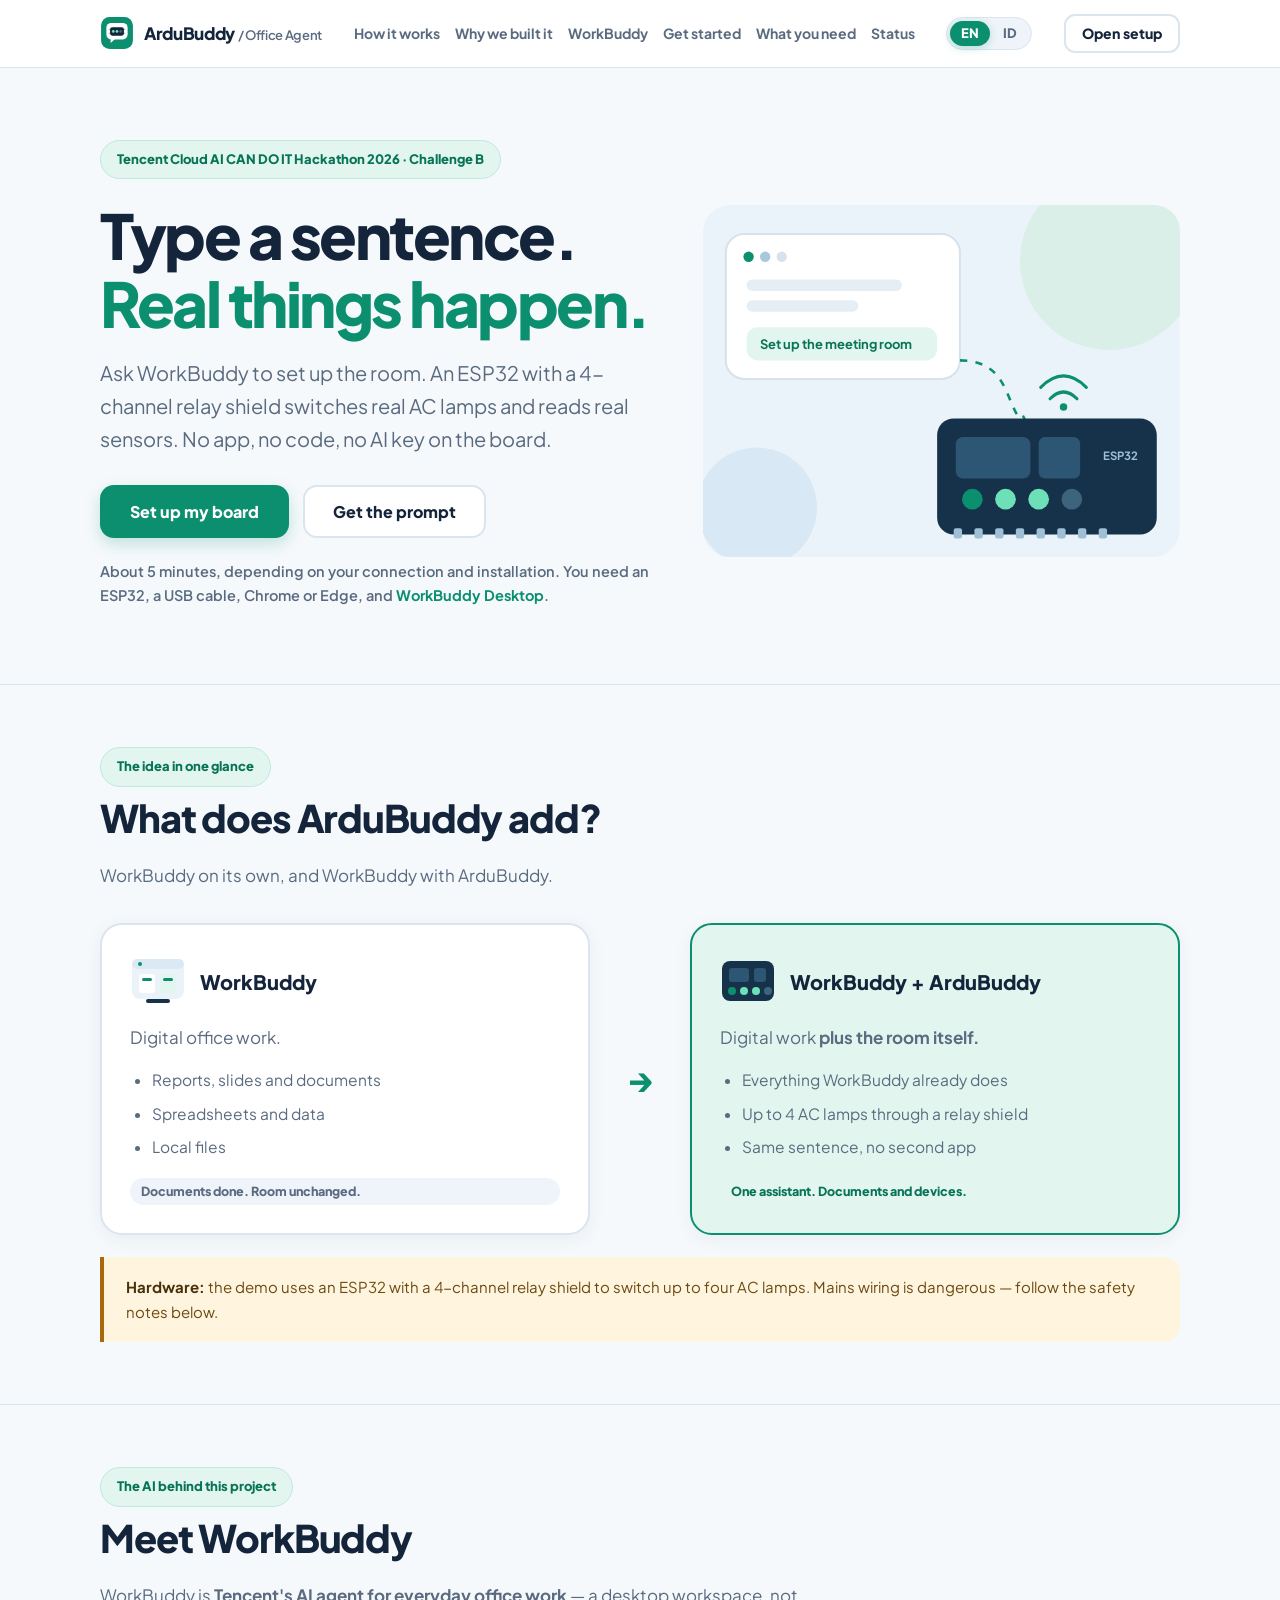
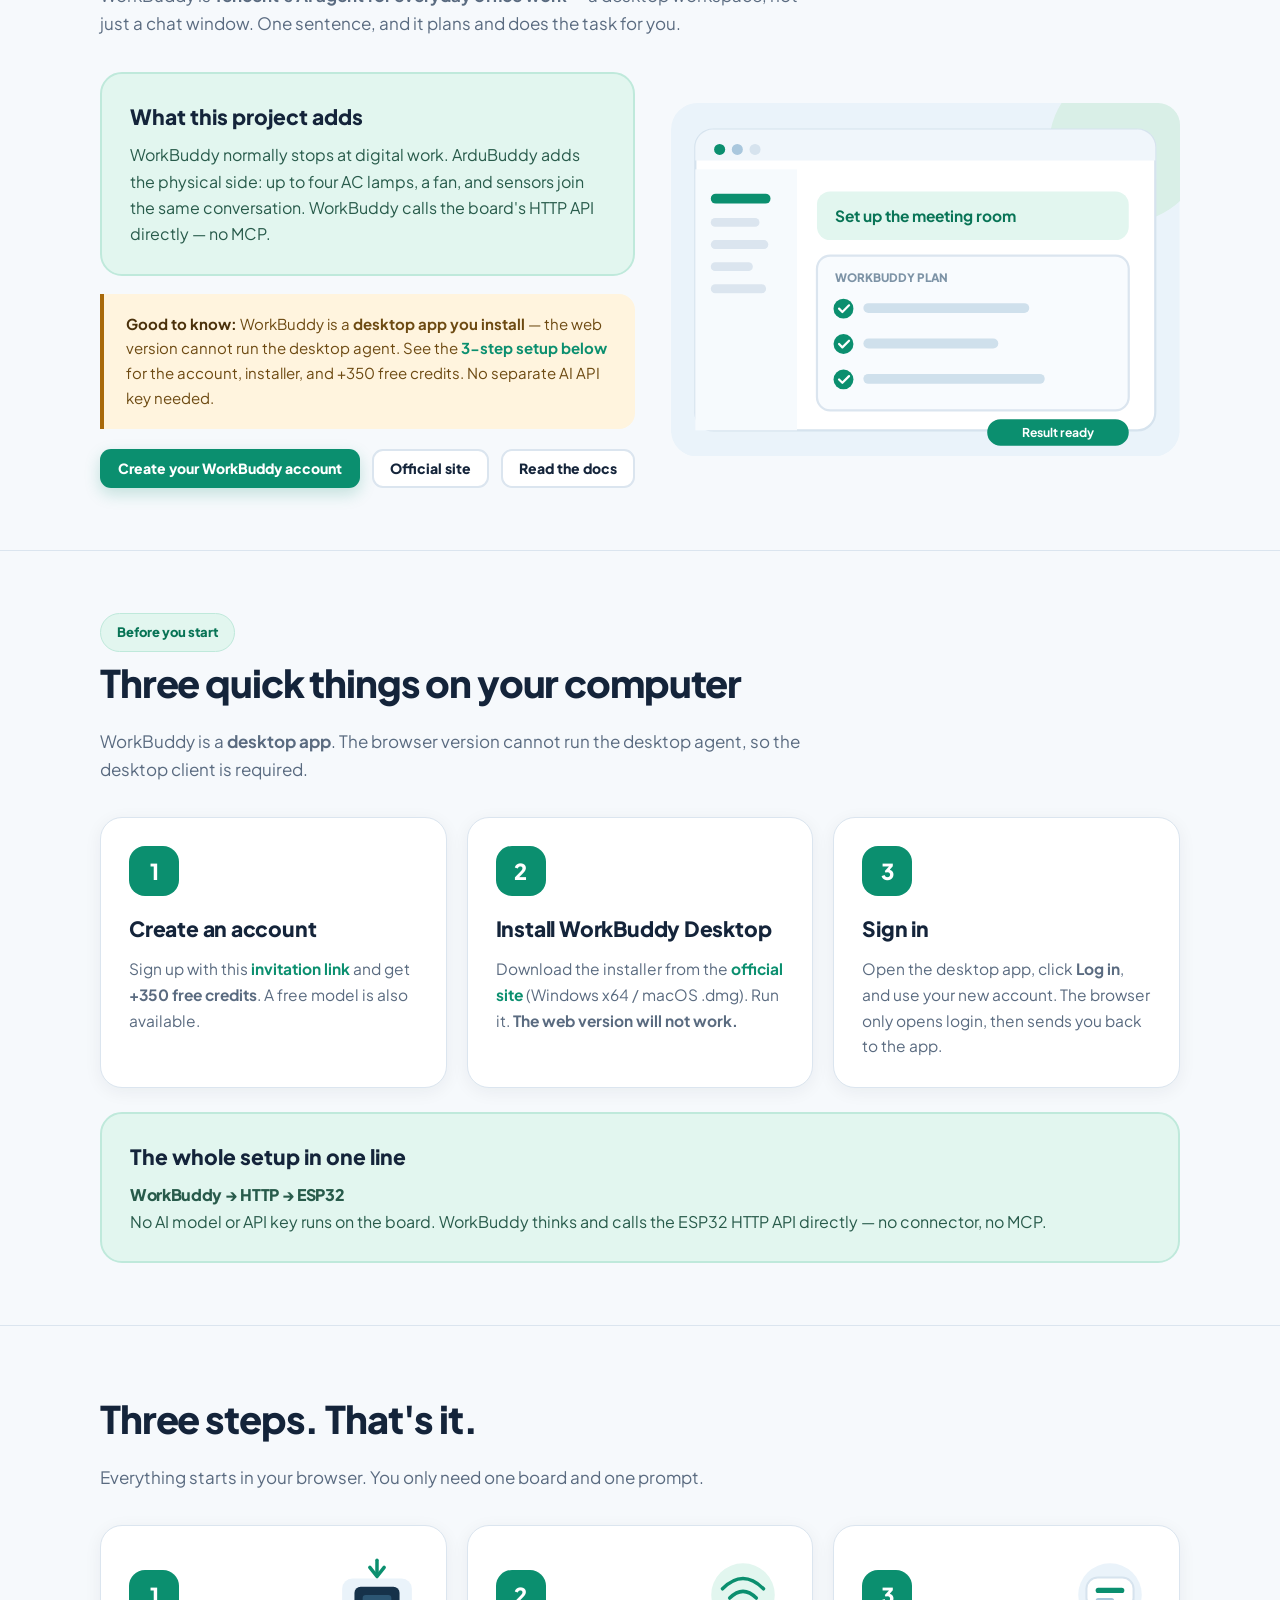
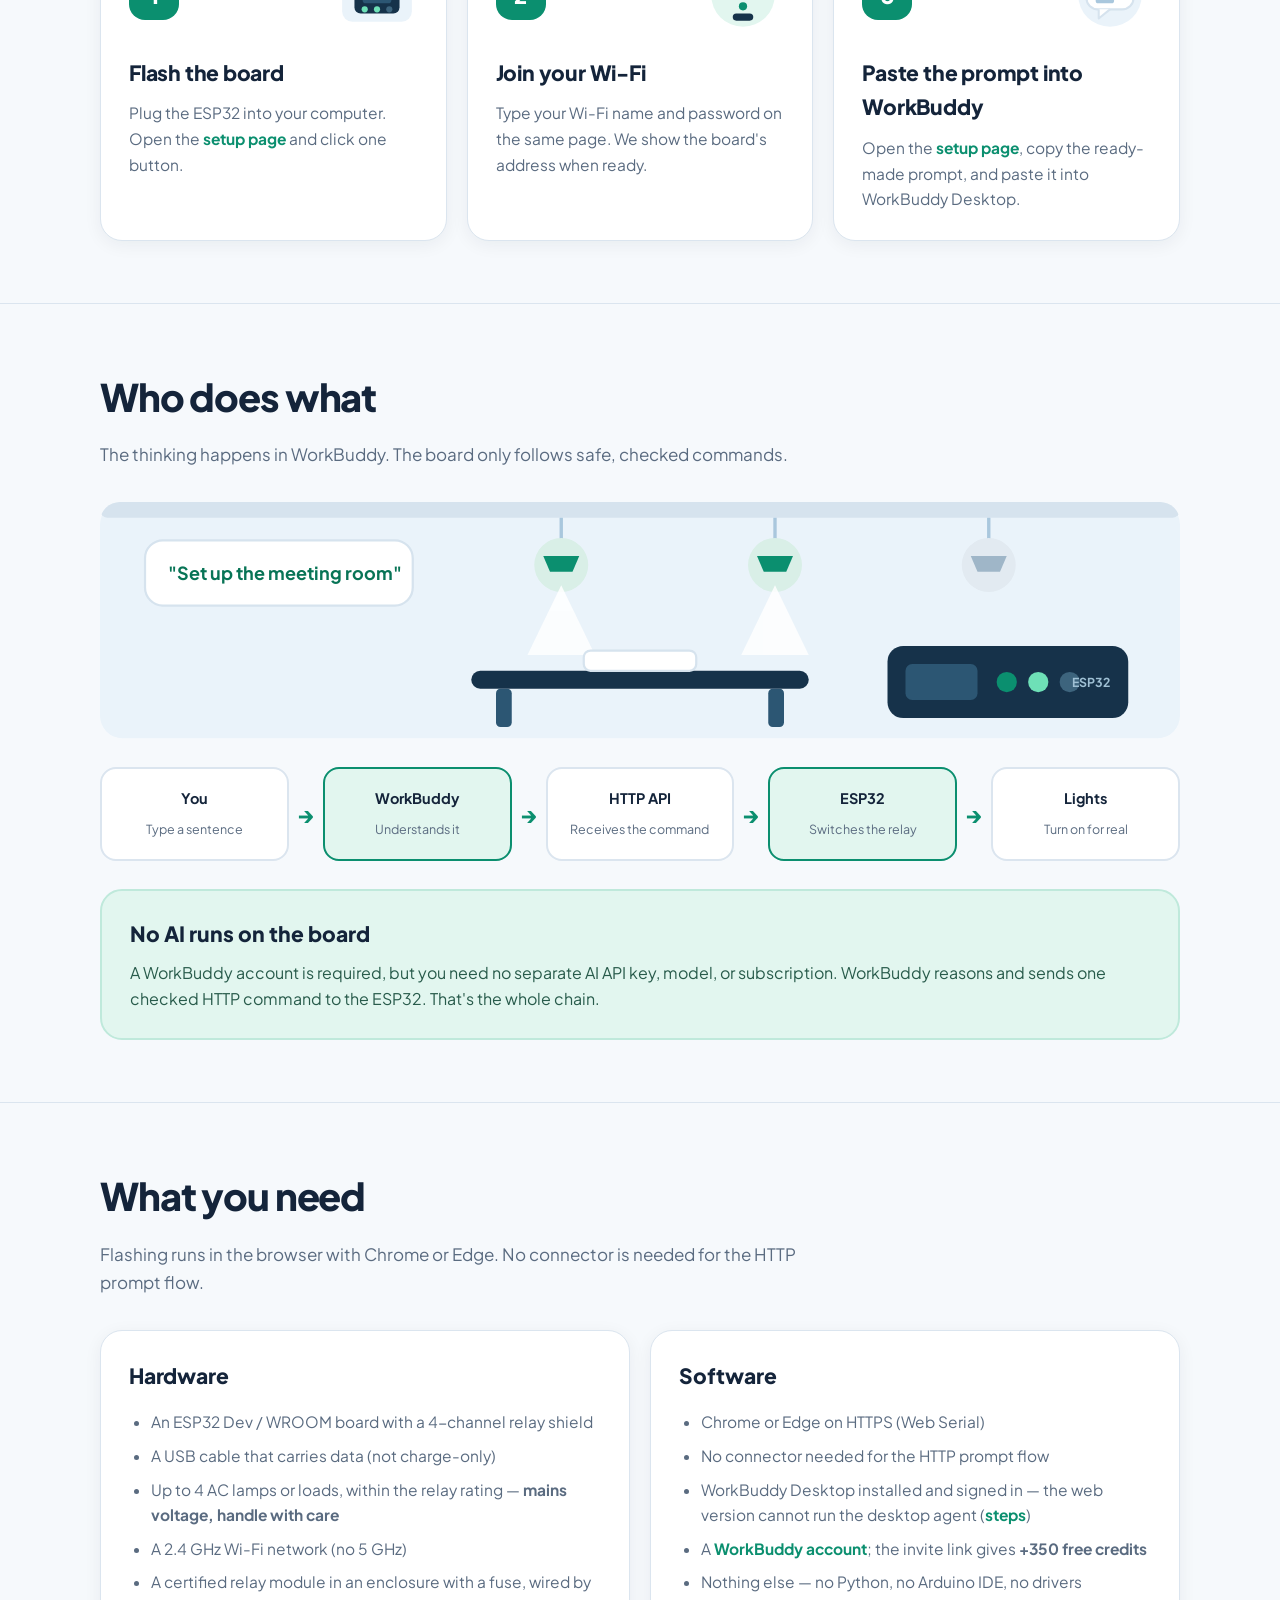
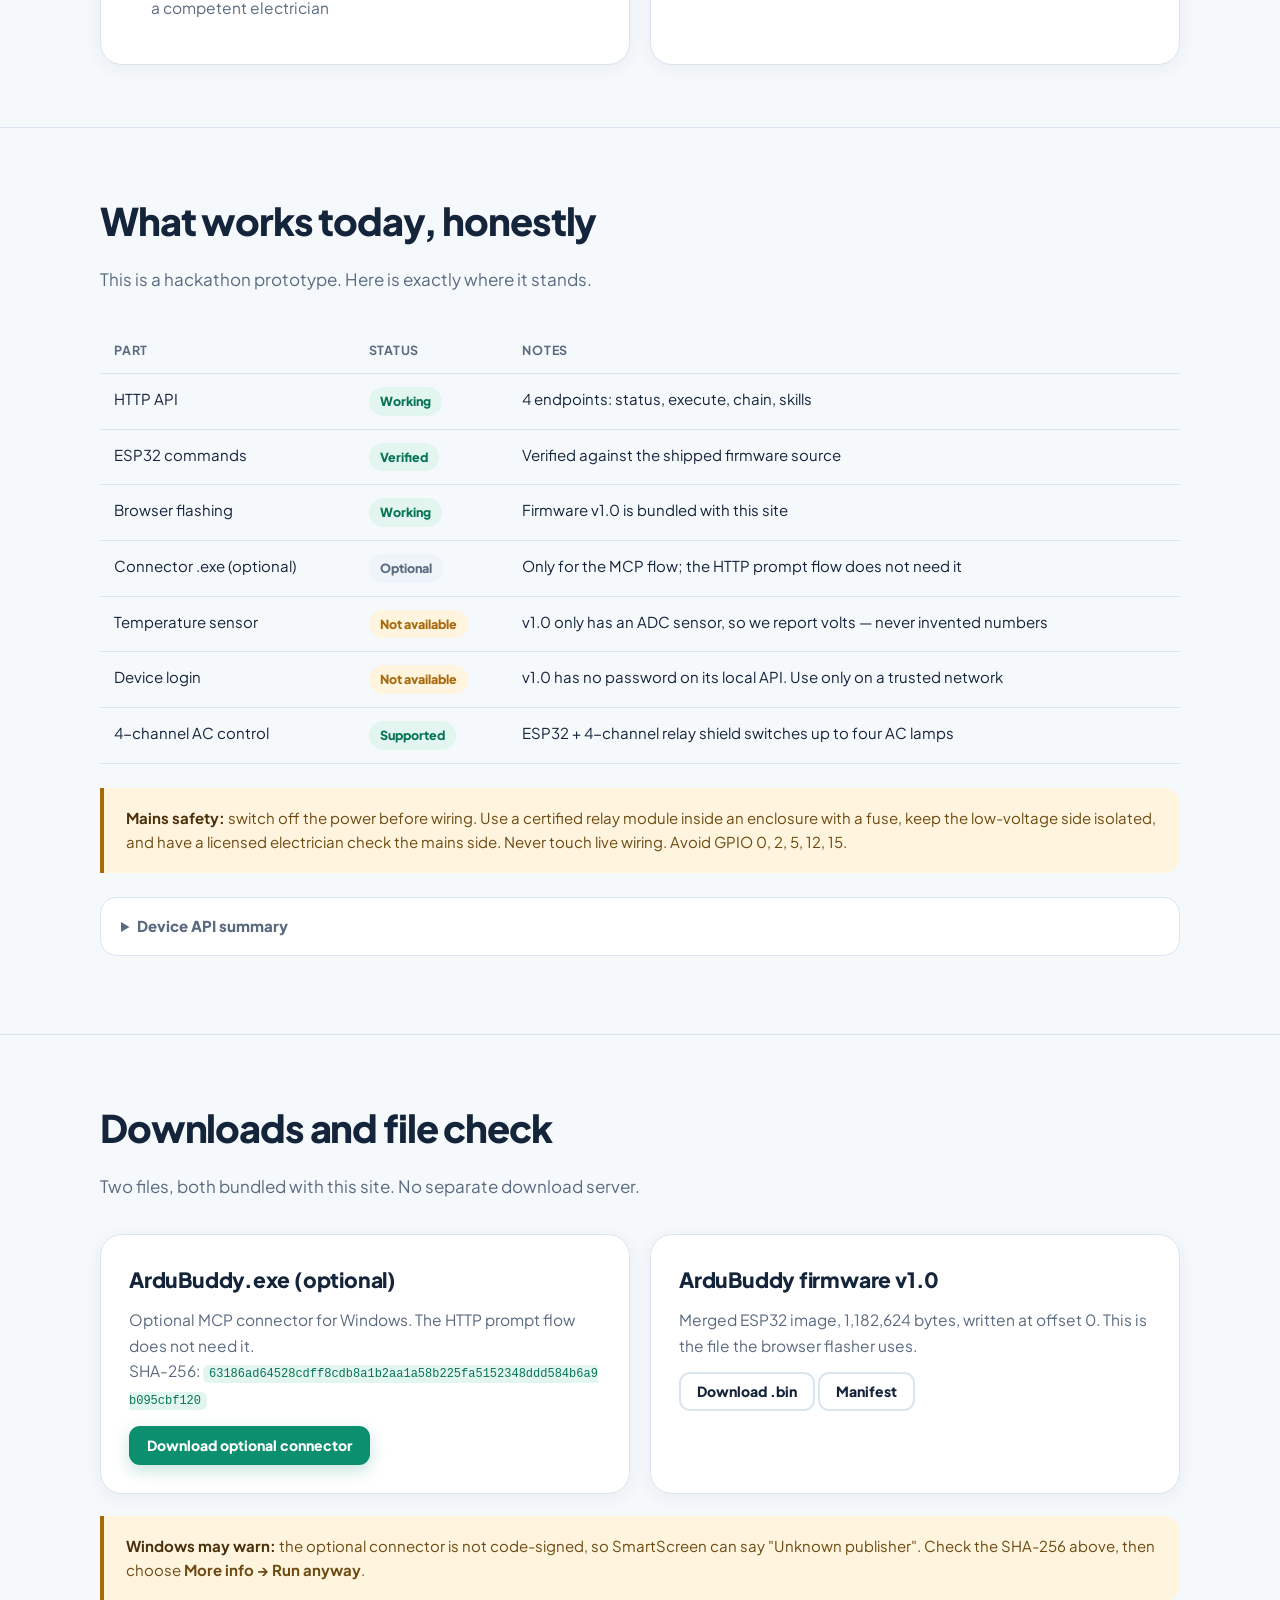
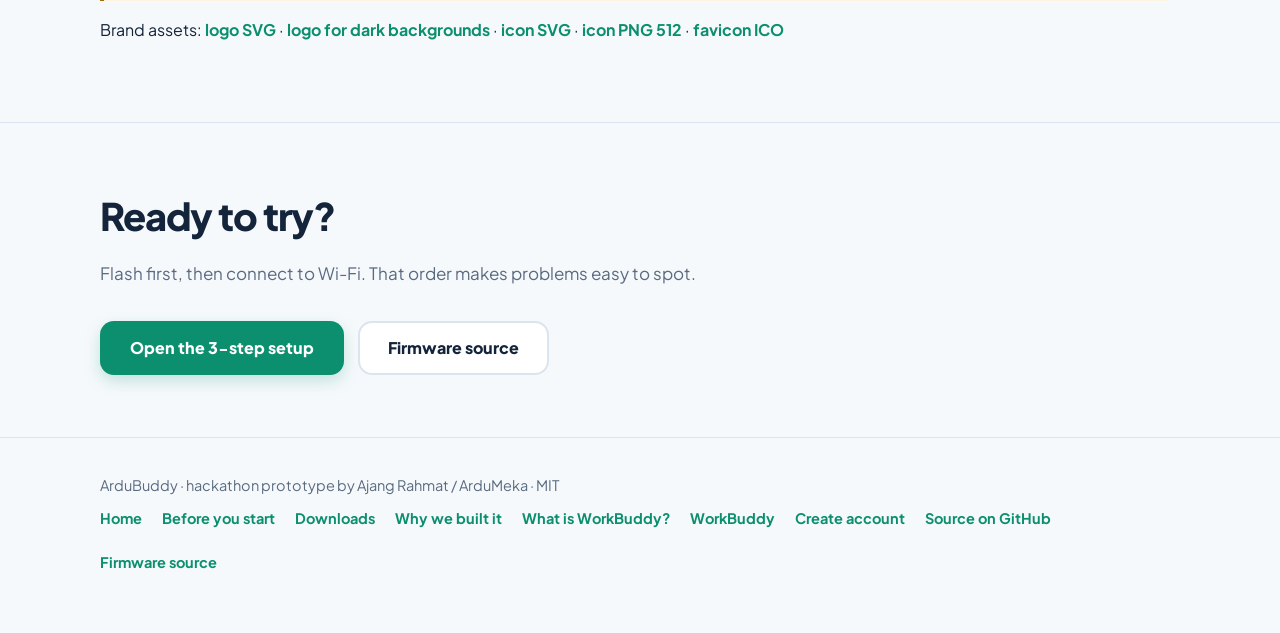
<file: website/index.html>
<!DOCTYPE html>
<html lang="en">
<head>
  <meta charset="utf-8" />
  <meta name="viewport" content="width=device-width, initial-scale=1" />
  <title>ArduBuddy — Talk to your office, watch it happen</title>
  <meta name="description" content="Connect Tencent WorkBuddy, an AI agent for everyday office work, to a real ESP32 board. Flash it in your browser, join it to Wi-Fi, then control lights with a plain sentence." />
  <link rel="preconnect" href="https://fonts.googleapis.com" />
  <link rel="preconnect" href="https://fonts.gstatic.com" crossorigin />
  <link href="https://fonts.googleapis.com/css2?family=Plus+Jakarta+Sans:wght@400;500;600;700;800&family=JetBrains+Mono:wght@400;500&display=swap" rel="stylesheet" />
  <link rel="icon" type="image/svg+xml" href="favicon.svg" />
  <link rel="alternate icon" href="favicon.ico" sizes="any" />
  <link rel="canonical" href="https://avisha.id/ardubuddy/" />
  <meta property="og:type" content="website" />
  <meta property="og:url" content="https://avisha.id/ardubuddy/" />
  <meta property="og:title" content="ArduBuddy — Office Agent" />
  <meta property="og:description" content="WorkBuddy Desktop meets the physical office: one sentence over HTTP, a real ESP32 board, four relay channels." />
  <meta property="og:image" content="https://avisha.id/ardubuddy/assets/ardubuddy-icon-512.png" />
  <link rel="stylesheet" href="assets/style.css" />
  <script src="assets/i18n.js"></script>
</head>
<body>
<header class="site">
  <div class="wrap nav">
    <div class="brand">
      <img class="brand-mark" src="assets/ardubuddy-icon.svg" alt="ArduBuddy logo" />
      <span>ArduBuddy <span class="sub">/ Office Agent</span></span>
    </div>
    <nav class="navlinks">
      <a href="#how" data-i18n="nav.how">How it works</a>
      <a href="#why" data-i18n="nav.why">Why we built it</a>
      <a href="#workbuddy" data-i18n="nav.workbuddy">WorkBuddy</a>
      <a href="flash.html" data-i18n="nav.setup">Get started</a>
      <a href="#needs" data-i18n="nav.needs">What you need</a>
      <a href="#status" data-i18n="nav.status">Status</a>
    </nav>
    <div class="lang-switch" role="group" aria-label="Language" data-i18n-attr="aria-label:lang.label">
      <button class="lang-btn" data-lang="en">EN</button>
      <button class="lang-btn" data-lang="id">ID</button>
    </div>
    <a class="btn btn-ghost btn-small" href="flash.html" data-i18n="header.openSetup">Open setup</a>
  </div>
</header>

<main>
  <div class="hero">
    <div class="wrap">
      <div class="hero-grid">
        <div class="hero-copy">
          <span class="badge" data-i18n="hero.badge">Tencent Cloud AI CAN DO IT Hackathon 2026 · Challenge B</span>
          <h1 data-i18n-html="hero.h1">Type a sentence. <span class="hl">Real things happen.</span></h1>
          <p class="lead" data-i18n="hero.lead">
            Ask WorkBuddy to set up the room. A small ESP32 board switches real lights and reads real sensors. No app, no code, no AI key on the board.
          </p>
          <div class="hero-actions">
            <a class="btn btn-primary" href="flash.html" data-i18n="hero.btn_setup">Set up my board</a>
            <a class="btn btn-ghost" href="flash.html#step-done" data-i18n="hero.btn_download">Get the prompt</a>
          </div>
          <p class="hero-meta" data-i18n-html="hero.meta">About 5 minutes · You need an ESP32, a USB cable, Chrome or Edge, and <a href="https://workbuddy.ai/invite?code=PHSPUBC8" target="_blank" rel="noopener">WorkBuddy Desktop</a>.</p>
        </div>

        <svg class="hero-art" viewBox="0 0 460 340" role="img" aria-label="A chat message travels from WorkBuddy to an ESP32 board and turns on LEDs">
          <defs>
            <marker id="heroArrow" viewBox="0 0 10 10" refX="8" refY="5" markerWidth="6" markerHeight="6" orient="auto-start-reverse">
              <path d="M2 1L8 5L2 9" fill="none" stroke="#0b8f6f" stroke-width="1.6" stroke-linecap="round" stroke-linejoin="round" />
            </marker>
          </defs>
          <rect x="0" y="0" width="460" height="340" rx="26" fill="#eaf3fa" />
          <circle cx="392" cy="54" r="86" fill="#d9efe7" />
          <circle cx="52" cy="292" r="58" fill="#d9e8f5" />

          <rect x="22" y="28" width="226" height="140" rx="18" fill="#ffffff" stroke="#d6e3ee" stroke-width="2" />
          <circle cx="44" cy="50" r="5" fill="#0b8f6f" />
          <circle cx="60" cy="50" r="5" fill="#a9c7dd" />
          <circle cx="76" cy="50" r="5" fill="#d6e3ee" />
          <rect x="42" y="72" width="150" height="11" rx="5.5" fill="#e6eef5" />
          <rect x="42" y="92" width="108" height="11" rx="5.5" fill="#e6eef5" />
          <rect x="42" y="118" width="184" height="32" rx="11" fill="#e2f6ef" />
          <text x="55" y="139" font-family="Plus Jakarta Sans, sans-serif" font-size="12.5" font-weight="700" fill="#087456">Set up the meeting room</text>

          <path d="M248 150 C 300 150 290 200 314 214" fill="none" stroke="#0b8f6f" stroke-width="2.5" stroke-dasharray="7 8" marker-end="url(#heroArrow)" />

          <path d="M326 176 q22 -22 44 0" fill="none" stroke="#0b8f6f" stroke-width="3" stroke-linecap="round" />
          <path d="M335 187 q13 -13 26 0" fill="none" stroke="#0b8f6f" stroke-width="3" stroke-linecap="round" />
          <circle cx="348" cy="195" r="3.6" fill="#0b8f6f" />

          <rect x="226" y="206" width="212" height="112" rx="16" fill="#16324a" />
          <rect x="244" y="224" width="72" height="40" rx="7" fill="#2c5673" />
          <rect x="324" y="224" width="40" height="40" rx="6" fill="#2c5673" />
          <text x="420" y="246" text-anchor="end" font-family="Plus Jakarta Sans, sans-serif" font-size="11" font-weight="700" fill="#9fc0d4">ESP32</text>
          <circle cx="260" cy="284" r="10" fill="#0b8f6f" />
          <circle cx="292" cy="284" r="10" fill="#6ee0b7" />
          <circle cx="324" cy="284" r="10" fill="#6ee0b7" />
          <circle cx="356" cy="284" r="10" fill="#3d647d" />
          <g fill="#9fc0d4">
            <rect x="242" y="312" width="8" height="10" rx="2" />
            <rect x="262" y="312" width="8" height="10" rx="2" />
            <rect x="282" y="312" width="8" height="10" rx="2" />
            <rect x="302" y="312" width="8" height="10" rx="2" />
            <rect x="322" y="312" width="8" height="10" rx="2" />
            <rect x="342" y="312" width="8" height="10" rx="2" />
            <rect x="362" y="312" width="8" height="10" rx="2" />
            <rect x="382" y="312" width="8" height="10" rx="2" />
          </g>
        </svg>
      </div>
    </div>
  </div>

  <section id="why">
    <div class="wrap">
      <span class="badge" data-i18n="why.badge">The idea in one glance</span>
      <h2 data-i18n="why.h2">What does ArduBuddy add?</h2>
      <p class="section-lead" data-i18n="why.lead">WorkBuddy on its own, and WorkBuddy with ArduBuddy.</p>

      <div class="compare">
        <div class="compare-card">
          <div class="compare-head">
            <svg class="compare-icon" viewBox="0 0 56 56" role="img" aria-label="WorkBuddy window with documents">
              <rect x="2" y="6" width="52" height="40" rx="8" fill="#eaf3fa" />
              <rect x="2" y="6" width="52" height="10" rx="5" fill="#dbe9f5" />
              <circle cx="10" cy="11" r="2" fill="#0b8f6f" />
              <rect x="9" y="21" width="16" height="19" rx="3" fill="#ffffff" />
              <rect x="30" y="21" width="16" height="19" rx="3" fill="#e2f6ef" />
              <rect x="12" y="25" width="10" height="3" rx="1.5" fill="#0b8f6f" />
              <rect x="33" y="25" width="10" height="3" rx="1.5" fill="#0b8f6f" />
              <rect x="16" y="46" width="24" height="4" rx="2" fill="#16324a" />
            </svg>
            <h3 data-i18n="compare.wb.title">WorkBuddy</h3>
          </div>
          <p class="compare-lead" data-i18n="compare.wb.lead">Digital office work.</p>
          <ul class="plain">
            <li data-i18n="compare.wb.li1">Reports, slides and documents</li>
            <li data-i18n="compare.wb.li2">Spreadsheets and data</li>
            <li data-i18n="compare.wb.li3">Local files</li>
          </ul>
          <span class="tag tag-plain" data-i18n="compare.wb.tag">Documents done. Room unchanged.</span>
        </div>

        <div class="compare-arrow">→</div>

        <div class="compare-card hot">
          <div class="compare-head">
            <svg class="compare-icon" viewBox="0 0 56 56" role="img" aria-label="ESP32 board with LEDs">
              <rect x="2" y="8" width="52" height="40" rx="8" fill="#16324a" />
              <rect x="9" y="15" width="20" height="14" rx="3" fill="#2c5673" />
              <rect x="34" y="15" width="12" height="14" rx="3" fill="#2c5673" />
              <circle cx="12" cy="38" r="4" fill="#0b8f6f" />
              <circle cx="24" cy="38" r="4" fill="#6ee0b7" />
              <circle cx="36" cy="38" r="4" fill="#6ee0b7" />
              <circle cx="48" cy="38" r="4" fill="#3d647d" />
            </svg>
            <h3 data-i18n="compare.add.title">WorkBuddy + ArduBuddy</h3>
          </div>
          <p class="compare-lead" data-i18n-html="compare.add.lead">Digital work <b>plus the room itself.</b></p>
          <ul class="plain">
            <li data-i18n="compare.add.li1">Everything WorkBuddy already does</li>
            <li data-i18n="compare.add.li2">Lights, indicators and sensors</li>
            <li data-i18n="compare.add.li3">Same sentence, no second app</li>
          </ul>
          <span class="tag tag-ok" data-i18n="compare.add.tag">One assistant. Documents and devices.</span>
        </div>
      </div>

      <div class="note" style="margin-top:22px">
        <strong data-i18n="why.note">Hardware:</strong> <span data-i18n="why.note2">the demo uses an ESP32 with a 4-channel relay shield to switch up to four AC lamps. Mains wiring is dangerous — follow the safety notes below.</span>
      </div>
    </div>
  </section>

  <section id="workbuddy">
    <div class="wrap">
      <span class="badge" data-i18n="wb.badge">The AI behind this project</span>
      <h2 data-i18n="wb.h2">Meet WorkBuddy</h2>
      <p class="section-lead" data-i18n-html="wb.lead">
        WorkBuddy is <b>Tencent's AI agent for everyday office work</b> — a desktop workspace, not just a chat window. One sentence, and it plans and does the task for you.
      </p>
      <div class="wb-grid">
        <div class="wb-copy">
          <div class="callout">
            <h3 data-i18n="wb.callout.h3">What this project adds</h3>
            <p data-i18n="wb.callout.p">WorkBuddy normally stops at digital work. Our connector adds the physical side: meeting-room lights, indicators and sensors join the same conversation. No second app, no dashboard.</p>
          </div>
          <div class="note" style="margin:18px 0 0">
            <strong data-i18n="wb.note-strong">Good to know:</strong> <span data-i18n-html="wb.note">WorkBuddy is a <b>desktop app you install</b> — the web version cannot run custom MCP connectors. See the <a href="#start">3-step setup below</a> for the account, installer, and +350 free credits. No separate AI API key needed.</span>
          </div>
          <div class="wb-links">
            <a class="btn btn-primary btn-small" href="https://workbuddy.ai/invite?code=PHSPUBC8" target="_blank" rel="noopener" data-i18n="wb.btn_account">Create your WorkBuddy account</a>
            <a class="btn btn-ghost btn-small" href="https://www.workbuddy.ai/" target="_blank" rel="noopener" data-i18n="wb.btn_site">Official site</a>
            <a class="btn btn-ghost btn-small" href="https://www.workbuddy.ai/docs/workbuddy/Overview" target="_blank" rel="noopener" data-i18n="wb.btn_docs">Read the docs</a>
          </div>
        </div>

        <svg class="wb-art" viewBox="0 0 460 320" role="img" aria-label="WorkBuddy desktop workspace turning one sentence into a plan">
          <rect x="0" y="0" width="460" height="320" rx="24" fill="#eaf3fa" />
          <circle cx="412" cy="38" r="70" fill="#d9efe7" />
          <rect x="22" y="24" width="416" height="272" rx="16" fill="#ffffff" stroke="#d6e3ee" stroke-width="2" />
          <path d="M38 24 h384 a16 16 0 0 1 16 16 v12 H22 V40 a16 16 0 0 1 16 -16 z" fill="#f0f6fb" />
          <circle cx="44" cy="42" r="5" fill="#0b8f6f" />
          <circle cx="60" cy="42" r="5" fill="#a9c7dd" />
          <circle cx="76" cy="42" r="5" fill="#d6e3ee" />
          <rect x="22" y="60" width="92" height="236" fill="#f6fafd" />
          <rect x="36" y="82" width="54" height="9" rx="4.5" fill="#0b8f6f" />
          <rect x="36" y="104" width="44" height="8" rx="4" fill="#dbe5ef" />
          <rect x="36" y="124" width="52" height="8" rx="4" fill="#dbe5ef" />
          <rect x="36" y="144" width="38" height="8" rx="4" fill="#dbe5ef" />
          <rect x="36" y="164" width="50" height="8" rx="4" fill="#dbe5ef" />

          <rect x="132" y="80" width="282" height="44" rx="12" fill="#e2f6ef" />
          <text x="148" y="108" font-family="Plus Jakarta Sans, sans-serif" font-size="14" font-weight="700" fill="#087456">Set up the meeting room</text>

          <rect x="132" y="138" width="282" height="140" rx="12" fill="#f8fbfe" stroke="#dbe5ef" stroke-width="2" />
          <text x="148" y="162" font-family="Plus Jakarta Sans, sans-serif" font-size="10.5" font-weight="800" fill="#7d93a6">WORKBUDDY PLAN</text>
          <circle cx="156" cy="186" r="9" fill="#0b8f6f" />
          <path d="M152 186 l3 3 6 -6" fill="none" stroke="#ffffff" stroke-width="2" stroke-linecap="round" stroke-linejoin="round" />
          <rect x="174" y="181" width="150" height="9" rx="4.5" fill="#cfe0ec" />
          <circle cx="156" cy="218" r="9" fill="#0b8f6f" />
          <path d="M152 218 l3 3 6 -6" fill="none" stroke="#ffffff" stroke-width="2" stroke-linecap="round" stroke-linejoin="round" />
          <rect x="174" y="213" width="122" height="9" rx="4.5" fill="#cfe0ec" />
          <circle cx="156" cy="250" r="9" fill="#0b8f6f" />
          <path d="M152 250 l3 3 6 -6" fill="none" stroke="#ffffff" stroke-width="2" stroke-linecap="round" stroke-linejoin="round" />
          <rect x="174" y="245" width="164" height="9" rx="4.5" fill="#cfe0ec" />

          <rect x="286" y="286" width="128" height="24" rx="12" fill="#0b8f6f" />
          <text x="350" y="302" text-anchor="middle" font-family="Plus Jakarta Sans, sans-serif" font-size="11" font-weight="700" fill="#ffffff">Result ready</text>
        </svg>
      </div>
    </div>
  </section>

  <section id="start">
    <div class="wrap">
      <span class="badge" data-i18n="start.badge">Before you start</span>
      <h2 data-i18n="start.h2">Three quick things on your computer</h2>
      <p class="section-lead" data-i18n-html="start.lead">
        WorkBuddy is a <b>desktop app</b>. The browser version cannot run MCP connectors, so the desktop client is required.
      </p>
      <div class="grid-3">
        <div class="card">
          <div class="num" style="margin-bottom:16px">1</div>
          <h3 data-i18n="start.1.title">Create an account</h3>
          <p data-i18n-html="start.1.p">Sign up with this <a href="https://workbuddy.ai/invite?code=PHSPUBC8" target="_blank" rel="noopener">invitation link</a> and get <b>+350 free credits</b>. A free model is also available.</p>
        </div>
        <div class="card">
          <div class="num" style="margin-bottom:16px">2</div>
          <h3 data-i18n="start.2.title">Install WorkBuddy Desktop</h3>
          <p data-i18n-html="start.2.p">Download the installer from the <a href="https://www.workbuddy.ai/" target="_blank" rel="noopener">official site</a> (Windows x64 / macOS .dmg). Run it. <b>The web version will not work.</b></p>
        </div>
        <div class="card">
          <div class="num" style="margin-bottom:16px">3</div>
          <h3 data-i18n="start.3.title">Sign in</h3>
          <p data-i18n-html="start.3.p">Open the desktop app, click <b>Log in</b>, and use your new account. The browser only opens login, then sends you back to the app.</p>
        </div>
      </div>
      <div class="callout" style="margin-top:24px">
        <h3 data-i18n="start.callout.h3">The whole setup in one line</h3>
        <p class="formula" data-i18n="start.formula">WorkBuddy Desktop → MCP → ESP32</p>
        <p data-i18n="start.callout.p">No AI model or API key runs on the board. WorkBuddy thinks; ArduBuddy sends one checked command to the ESP32, and the board replies with what happened.</p>
      </div>
    </div>
  </section>

  <section id="how">
    <div class="wrap">
      <h2 data-i18n="how.h2">Three steps. That's it.</h2>
      <p class="section-lead" data-i18n="how.lead">Everything starts in your browser. The connector is just one small file.</p>
      <div class="grid-3">
        <div class="card">
          <div class="card-top">
            <div class="num">1</div>
            <svg class="card-art" viewBox="0 0 80 80" role="img" aria-label="Board being flashed over USB">
              <rect x="6" y="24" width="68" height="42" rx="10" fill="#eaf3fa" />
              <rect x="18" y="32" width="44" height="26" rx="6" fill="#16324a" />
              <rect x="26" y="40" width="28" height="8" rx="3" fill="#2c5673" />
              <circle cx="28" cy="54" r="3" fill="#6ee0b7" />
              <circle cx="40" cy="54" r="3" fill="#6ee0b7" />
              <circle cx="52" cy="54" r="3" fill="#3d647d" />
              <path d="M40 6 v12" fill="none" stroke="#0b8f6f" stroke-width="3.4" stroke-linecap="round" />
              <path d="M33 13 l7 9 7 -9" fill="none" stroke="#0b8f6f" stroke-width="3.4" stroke-linecap="round" stroke-linejoin="round" />
            </svg>
          </div>
          <h3 data-i18n="how.1.title">Flash the board</h3>
          <p data-i18n-html="how.1.p">Plug the ESP32 into your computer. Open the <a href="flash.html">setup page</a> and click one button.</p>
        </div>
        <div class="card">
          <div class="card-top">
            <div class="num">2</div>
            <svg class="card-art" viewBox="0 0 80 80" role="img" aria-label="Board joining a Wi-Fi network">
              <circle cx="40" cy="40" r="31" fill="#e2f6ef" />
              <path d="M20 34 q20 -20 40 0" fill="none" stroke="#0b8f6f" stroke-width="3.4" stroke-linecap="round" />
              <path d="M27 43 q13 -13 26 0" fill="none" stroke="#0b8f6f" stroke-width="3.4" stroke-linecap="round" />
              <circle cx="40" cy="51" r="4" fill="#0b8f6f" />
              <rect x="30" y="58" width="20" height="7" rx="3.5" fill="#16324a" />
            </svg>
          </div>
          <h3 data-i18n="how.2.title">Join your Wi-Fi</h3>
          <p data-i18n="how.2.p">Type your Wi-Fi name and password on the same page. We show the board's address when ready.</p>
        </div>
        <div class="card">
          <div class="card-top">
            <div class="num">3</div>
            <svg class="card-art" viewBox="0 0 80 80" role="img" aria-label="Chat message for WorkBuddy">
              <circle cx="40" cy="40" r="31" fill="#eaf3fa" />
              <rect x="17" y="23" width="46" height="31" rx="11" fill="#ffffff" stroke="#d6e3ee" stroke-width="2" />
              <path d="M29 54 l0 9 11 -9" fill="#ffffff" stroke="#d6e3ee" stroke-width="2" stroke-linejoin="round" />
              <rect x="26" y="33" width="28" height="5" rx="2.5" fill="#0b8f6f" />
              <rect x="26" y="43" width="18" height="5" rx="2.5" fill="#a9c7dd" />
            </svg>
          </div>
          <h3 data-i18n="how.3.title">Talk to WorkBuddy Desktop</h3>
          <p data-i18n-html="how.3.p">Run <code>ArduBuddy.exe</code>, paste the address, then say <code>"Set up the meeting room."</code> in the desktop app.</p>
        </div>
      </div>
    </div>
  </section>

  <section>
    <div class="wrap">
      <h2 data-i18n="who.h2">Who does what</h2>
      <p class="section-lead" data-i18n="who.lead">The thinking happens in WorkBuddy. The board only follows safe, checked commands.</p>

      <svg class="scene-art" viewBox="0 0 960 210" role="img" aria-label="A meeting room where the lights turn on after a spoken request">
        <rect x="0" y="0" width="960" height="210" rx="20" fill="#eaf3fa" />
        <rect x="0" y="0" width="960" height="14" rx="7" fill="#d6e3ee" />
        <rect x="40" y="34" width="238" height="58" rx="16" fill="#ffffff" stroke="#d6e3ee" stroke-width="2" />
        <text x="60" y="69" font-family="Plus Jakarta Sans, sans-serif" font-size="16" font-weight="700" fill="#087456">"Set up the meeting room"</text>

        <g stroke="#a9c7dd" stroke-width="3">
          <path d="M410 14 v34" /><path d="M600 14 v34" /><path d="M790 14 v34" />
        </g>
        <g>
          <circle cx="410" cy="56" r="24" fill="#d9efe7" />
          <circle cx="600" cy="56" r="24" fill="#d9efe7" />
          <circle cx="790" cy="56" r="24" fill="#e2eaf1" />
          <path d="M394 48 h32 l-6 14 h-20 z" fill="#0b8f6f" />
          <path d="M584 48 h32 l-6 14 h-20 z" fill="#0b8f6f" />
          <path d="M774 48 h32 l-6 14 h-20 z" fill="#9fb6c8" />
        </g>
        <g fill="#ffffff" opacity=".85">
          <path d="M410 74 l-30 62 h60 z" />
          <path d="M600 74 l-30 62 h60 z" />
        </g>

        <rect x="330" y="150" width="300" height="16" rx="8" fill="#16324a" />
        <rect x="352" y="166" width="14" height="34" rx="4" fill="#2c5673" />
        <rect x="594" y="166" width="14" height="34" rx="4" fill="#2c5673" />
        <rect x="430" y="132" width="100" height="18" rx="6" fill="#ffffff" stroke="#d6e3ee" stroke-width="2" />

        <rect x="700" y="128" width="214" height="64" rx="14" fill="#16324a" />
        <rect x="716" y="144" width="64" height="32" rx="6" fill="#2c5673" />
        <circle cx="806" cy="160" r="9" fill="#0b8f6f" />
        <circle cx="834" cy="160" r="9" fill="#6ee0b7" />
        <circle cx="862" cy="160" r="9" fill="#3d647d" />
        <text x="898" y="164" text-anchor="end" font-family="Plus Jakarta Sans, sans-serif" font-size="11" font-weight="700" fill="#9fc0d4">ESP32</text>
      </svg>

      <div class="pipeline">
        <div class="pipe-node"><b data-i18n="who.you">You</b><span data-i18n="who.you.s">Type a sentence</span></div>
        <div class="pipe-arrow">→</div>
        <div class="pipe-node hot"><b data-i18n="who.wb">WorkBuddy</b><span data-i18n="who.wb.s">Understands it</span></div>
        <div class="pipe-arrow">→</div>
        <div class="pipe-node"><b data-i18n="who.conn">Connector</b><span data-i18n="who.conn.s">Checks the command</span></div>
        <div class="pipe-arrow">→</div>
        <div class="pipe-node hot"><b data-i18n="who.esp">ESP32</b><span data-i18n="who.esp.s">Switches the pin</span></div>
        <div class="pipe-arrow">→</div>
        <div class="pipe-node"><b data-i18n="who.lights">Lights</b><span data-i18n="who.lights.s">Turn on for real</span></div>
      </div>
      <div class="callout" style="margin-top:28px">
        <h3 data-i18n="who.callout.h3">No AI runs on the board</h3>
        <p data-i18n="who.callout.p">A WorkBuddy account is required, but you need no separate AI API key, model, or subscription. WorkBuddy reasons; the connector sends one allowlisted command to the ESP32. That's the whole chain.</p>
      </div>
    </div>
  </section>

  <section id="needs">
    <div class="wrap">
      <h2 data-i18n="needs.h2">What you need</h2>
      <p class="section-lead" data-i18n="needs.lead">Flashing runs in the browser with Chrome or Edge. The ArduBuddy.exe connector is currently Windows-only.</p>
      <div class="grid-2">
        <div class="card">
          <h3 data-i18n="needs.hw.title">Hardware</h3>
          <ul class="plain">
            <li data-i18n="needs.hw.li1">An ESP32 Dev / WROOM board</li>
            <li data-i18n="needs.hw.li2">A USB cable that carries data (not charge-only)</li>
            <li data-i18n-html="needs.hw.li3">Up to 4 AC lamps or loads, within the relay rating — <b>mains voltage, handle with care</b></li>
            <li data-i18n="needs.hw.li4">A 2.4 GHz Wi-Fi network (no 5 GHz)</li>
            <li data-i18n="needs.hw.li5">A certified relay module in an enclosure with a fuse, wired by a competent electrician</li>
          </ul>
        </div>
        <div class="card">
          <h3 data-i18n="needs.sw.title">Software</h3>
          <ul class="plain">
            <li data-i18n="needs.sw.li1">Chrome or Edge on HTTPS (Web Serial)</li>
            <li data-i18n-html="needs.sw.li2">Windows for the <code>ArduBuddy.exe</code> connector</li>
            <li data-i18n-html="needs.sw.li3">WorkBuddy Desktop installed and signed in — the web version cannot run MCP connectors (<a href="#start">steps</a>)</li>
            <li data-i18n-html="needs.sw.li4">A <a href="https://workbuddy.ai/invite?code=PHSPUBC8" target="_blank" rel="noopener">WorkBuddy account</a>; the invite link gives <b>+350 free credits</b></li>
            <li data-i18n="needs.sw.li5">Nothing else — no Python, no Arduino IDE, no drivers</li>
          </ul>
        </div>
      </div>
    </div>
  </section>

  <section id="status">
    <div class="wrap">
      <h2 data-i18n="status.h2">What works today, honestly</h2>
      <p class="section-lead" data-i18n="status.lead">This is a hackathon prototype. Here is exactly where it stands.</p>
      <table>
        <thead><tr><th data-i18n="status.th1">Part</th><th data-i18n="status.th2">Status</th><th data-i18n="status.th3">Notes</th></tr></thead>
        <tbody>
          <tr><td data-i18n="status.r1n">MCP tools</td><td><span class="tag tag-ok" data-i18n="status.r1tag">Working</span></td><td data-i18n="status.r1note">5 tools: list, status, control, sensor, scene</td></tr>
          <tr><td data-i18n="status.r2n">ESP32 commands</td><td><span class="tag tag-ok" data-i18n="status.r2tag">Verified</span></td><td data-i18n="status.r2note">Verified against the shipped firmware source</td></tr>
          <tr><td data-i18n="status.r3n">Browser flashing</td><td><span class="tag tag-ok" data-i18n="status.r3tag">Working</span></td><td data-i18n="status.r3note">Firmware v1.0 is bundled with this site</td></tr>
          <tr><td data-i18n="status.r4n">Connector .exe (optional)</td><td><span class="tag tag-plain" data-i18n="status.r4tag">Optional</span></td><td data-i18n="status.r4note">Only for the MCP flow; the HTTP prompt flow does not need it</td></tr>
          <tr><td data-i18n="status.r5n">Temperature sensor</td><td><span class="tag tag-warn" data-i18n="status.r5tag">Not available</span></td><td data-i18n="status.r5note">v1.0 only has an ADC sensor, so we report volts — never invented numbers</td></tr>
          <tr><td data-i18n="status.r6n">Device login</td><td><span class="tag tag-warn" data-i18n="status.r6tag">Not available</span></td><td data-i18n="status.r6note">v1.0 has no password on its local API. Use only on a trusted network</td></tr>
          <tr><td data-i18n="status.r7n">4-channel AC control</td><td><span class="tag tag-ok" data-i18n="status.r7tag">Supported</span></td><td data-i18n="status.r7note">ESP32 + 4-channel relay shield switches up to four AC lamps</td></tr>
        </tbody>
      </table>
      <div class="note" style="margin-top:24px">
        <strong data-i18n="status.note-strong">Stay safe:</strong> <span data-i18n-html="status.note">start with small LEDs. Never wire an ESP32 to a wall socket, a projector, or any high-voltage device. Avoid GPIO 0, 2, 5, 12 and 15.</span>
      </div>
      <details class="advanced" style="margin-top:24px">
        <summary data-i18n="status.adv.summary">For developers: exact device commands</summary>
        <div class="body">
          <table>
            <thead><tr><th data-i18n="status.adv.th1">Endpoint</th><th data-i18n="status.adv.th2">Purpose</th></tr></thead>
            <tbody>
              <tr><td><code>GET /api/status</code></td><td data-i18n="status.adv.p1">Board status and IP</td></tr>
              <tr><td><code>POST /api/skill/execute</code></td><td data-i18n-html="status.adv.p2">Write a GPIO pin: <code>{"tool":"gpio.write","args":{"pin":4,"value":true}}</code></td></tr>
              <tr><td><code>POST /api/skill/chain</code></td><td data-i18n="status.adv.p3">Several switches in one request</td></tr>
              <tr><td><code>GET /api/skills</code></td><td data-i18n="status.adv.p4">List of available skills</td></tr>
            </tbody>
          </table>
          <p class="hint" style="margin:14px 0 0" data-i18n-html="status.adv.note">Full schema for each endpoint lives in the <a href="firmware/source/main.cpp" target="_blank" rel="noopener">firmware source</a> (MIT).</p>
        </div>
      </details>
    </div>
  </section>

  <section id="downloads">
    <div class="wrap">
      <h2 data-i18n="dl.h2">Downloads and file check</h2>
      <p class="section-lead" data-i18n="dl.lead">Two files, both bundled with this site. No separate download server.</p>
      <div class="grid-2">
        <div class="card">
          <h3 data-i18n="dl.exe.title">ArduBuddy.exe</h3>
          <p data-i18n-html="dl.exe.p">The connector and its setup window for Windows.<br/>SHA-256: <code style="word-break:break-all;font-size:12px">63186ad64528cdff8cdb8a1b2aa1a58b225fa5152348ddd584b6a9b095cbf120</code></p>
          <p style="margin-top:14px"><a class="btn btn-primary btn-small" href="downloads/ArduBuddy.exe" download data-i18n="dl.btnExe">Download the connector</a></p>
        </div>
        <div class="card">
          <h3 data-i18n="dl.fw.title">ArduBuddy firmware v1.0</h3>
          <p data-i18n="dl.fw.p">Merged ESP32 image, 1,182,624 bytes, written at offset 0. This is the file the browser flasher uses.</p>
          <p style="margin-top:14px"><a class="btn btn-ghost btn-small" href="firmware/ardubuddy-esp32-v10.bin" download data-i18n="dl.btnBin">Download .bin</a> <a class="btn btn-ghost btn-small" href="firmware/manifest.json" data-i18n="dl.btnManifest">Manifest</a></p>
        </div>
      </div>
      <div class="note" style="margin-top:22px">
        <strong data-i18n="dl.note-strong">Windows may warn:</strong> <span data-i18n-html="dl.note">the connector is not code-signed, so SmartScreen can say "Unknown publisher". Check the SHA-256 above, then choose <b>More info → Run anyway</b>.</span>
      </div>
      <p class="hint" style="margin-top:16px" data-i18n-html="dl.hint">Brand assets: <a href="assets/ardubuddy-logo.svg">logo SVG</a> · <a href="assets/ardubuddy-logo-light.svg">logo for dark backgrounds</a> · <a href="assets/ardubuddy-icon.svg">icon SVG</a> · <a href="assets/ardubuddy-icon-512.png">icon PNG 512</a> · <a href="favicon.ico">favicon ICO</a></p>
    </div>
  </section>

  <section>
    <div class="wrap">
      <h2 data-i18n="ready.h2">Ready to try?</h2>
      <p class="section-lead" data-i18n="ready.lead">Flash first, then connect to Wi-Fi. That order makes problems easy to spot.</p>
      <div class="hero-actions">
        <a class="btn btn-primary" href="flash.html" data-i18n="ready.btn1">Open the 3-step setup</a>
        <a class="btn btn-ghost" href="firmware/source/main.cpp" target="_blank" rel="noopener" data-i18n="ready.btn2">Firmware source</a>
      </div>
    </div>
  </section>
</main>

<footer class="site">
  <div class="wrap">
    <div data-i18n="footer.copy">ArduBuddy · hackathon prototype by Ajang Rahmat / ArduMeka · MIT</div>
    <div class="links">
      <a href="index.html" data-i18n="nav.home">Home</a>
      <a href="index.html#start" data-i18n="nav.before">Before you start</a>
      <a href="index.html#downloads" data-i18n="nav.downloads">Downloads</a>
      <a href="index.html#why" data-i18n="nav.why">Why we built it</a>
      <a href="index.html#workbuddy" data-i18n="nav.whatwb">What is WorkBuddy?</a>
      <a href="https://www.workbuddy.ai/" target="_blank" rel="noopener" data-i18n="nav.workbuddy">WorkBuddy</a>
      <a href="https://workbuddy.ai/invite?code=PHSPUBC8" target="_blank" rel="noopener" data-i18n="nav.createAccount">Create account</a>
      <a href="https://github.com/ajangrahmat/ArduBuddy" target="_blank" rel="noopener" data-i18n="nav.repo">Source on GitHub</a>
      <a href="firmware/source/main.cpp" target="_blank" rel="noopener" data-i18n="nav.source">Firmware source</a>
    </div>
  </div>
</footer>
</body>
</html>
</file>
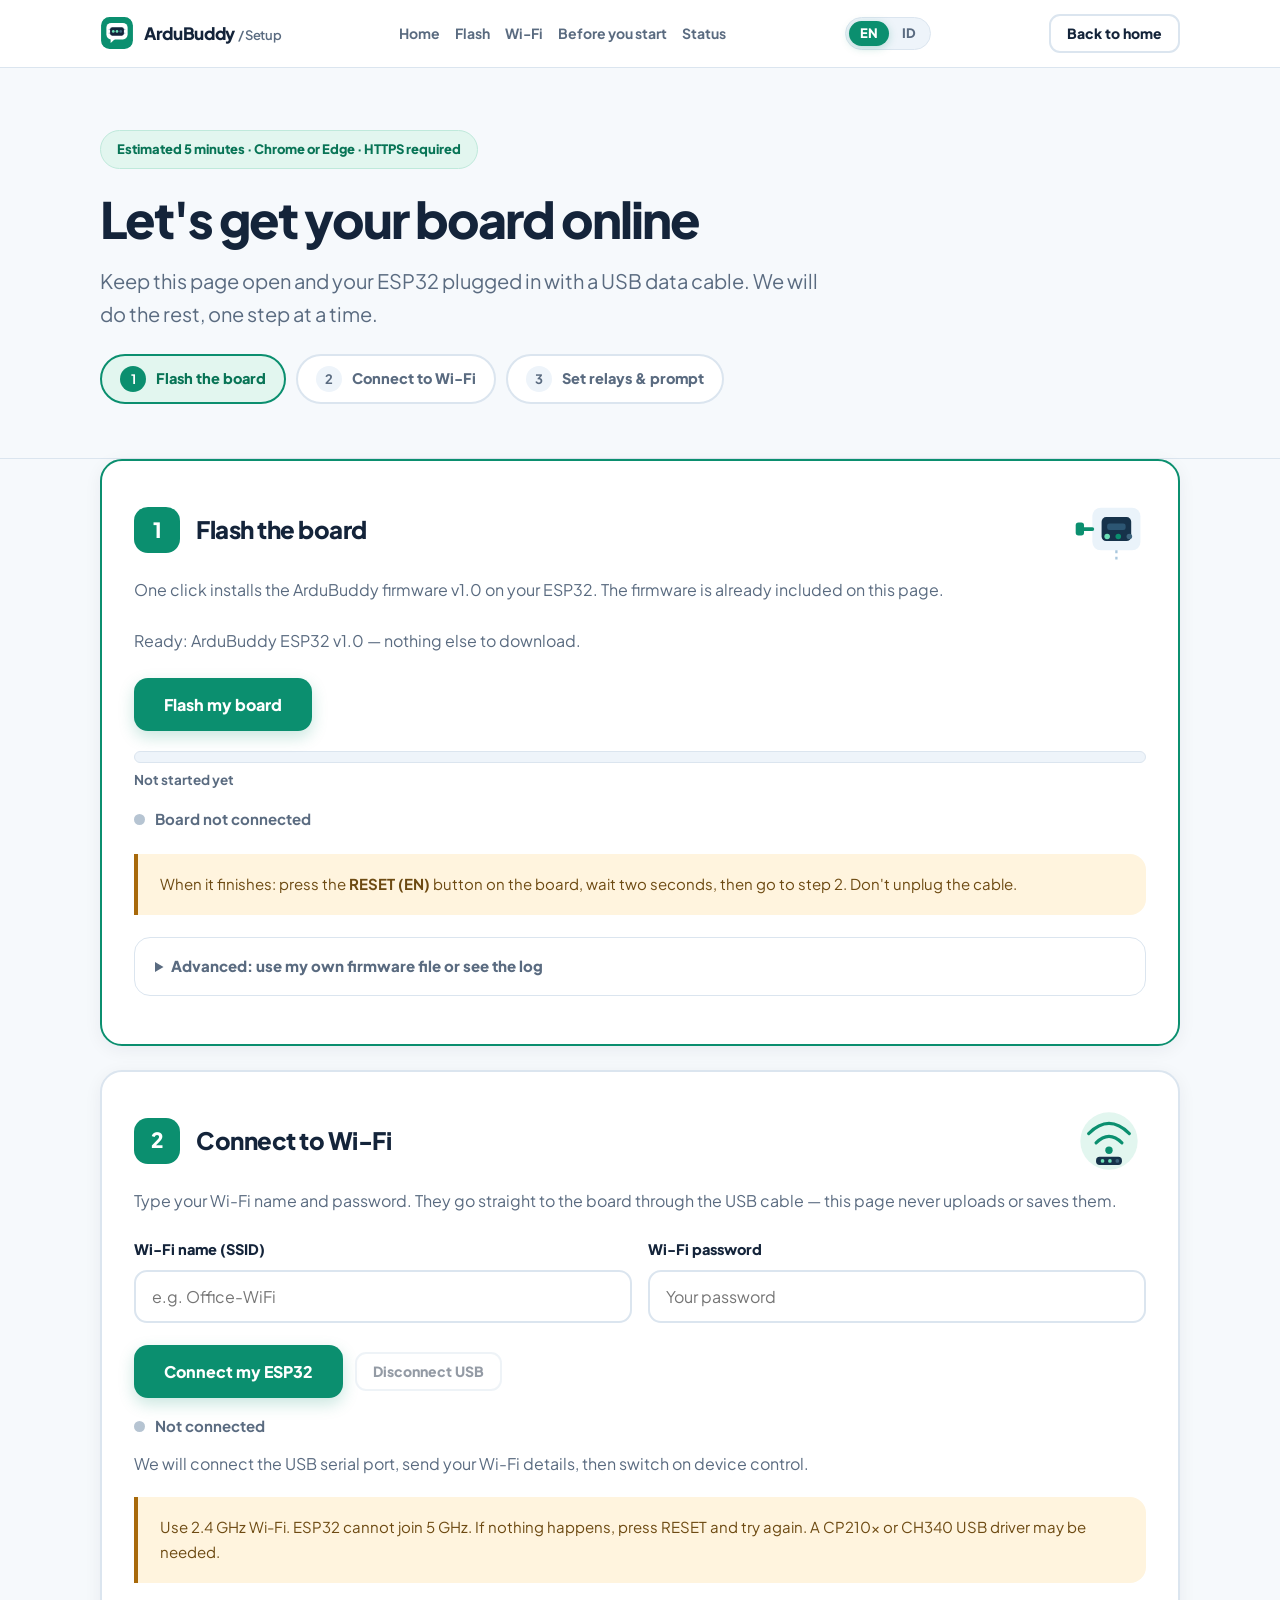
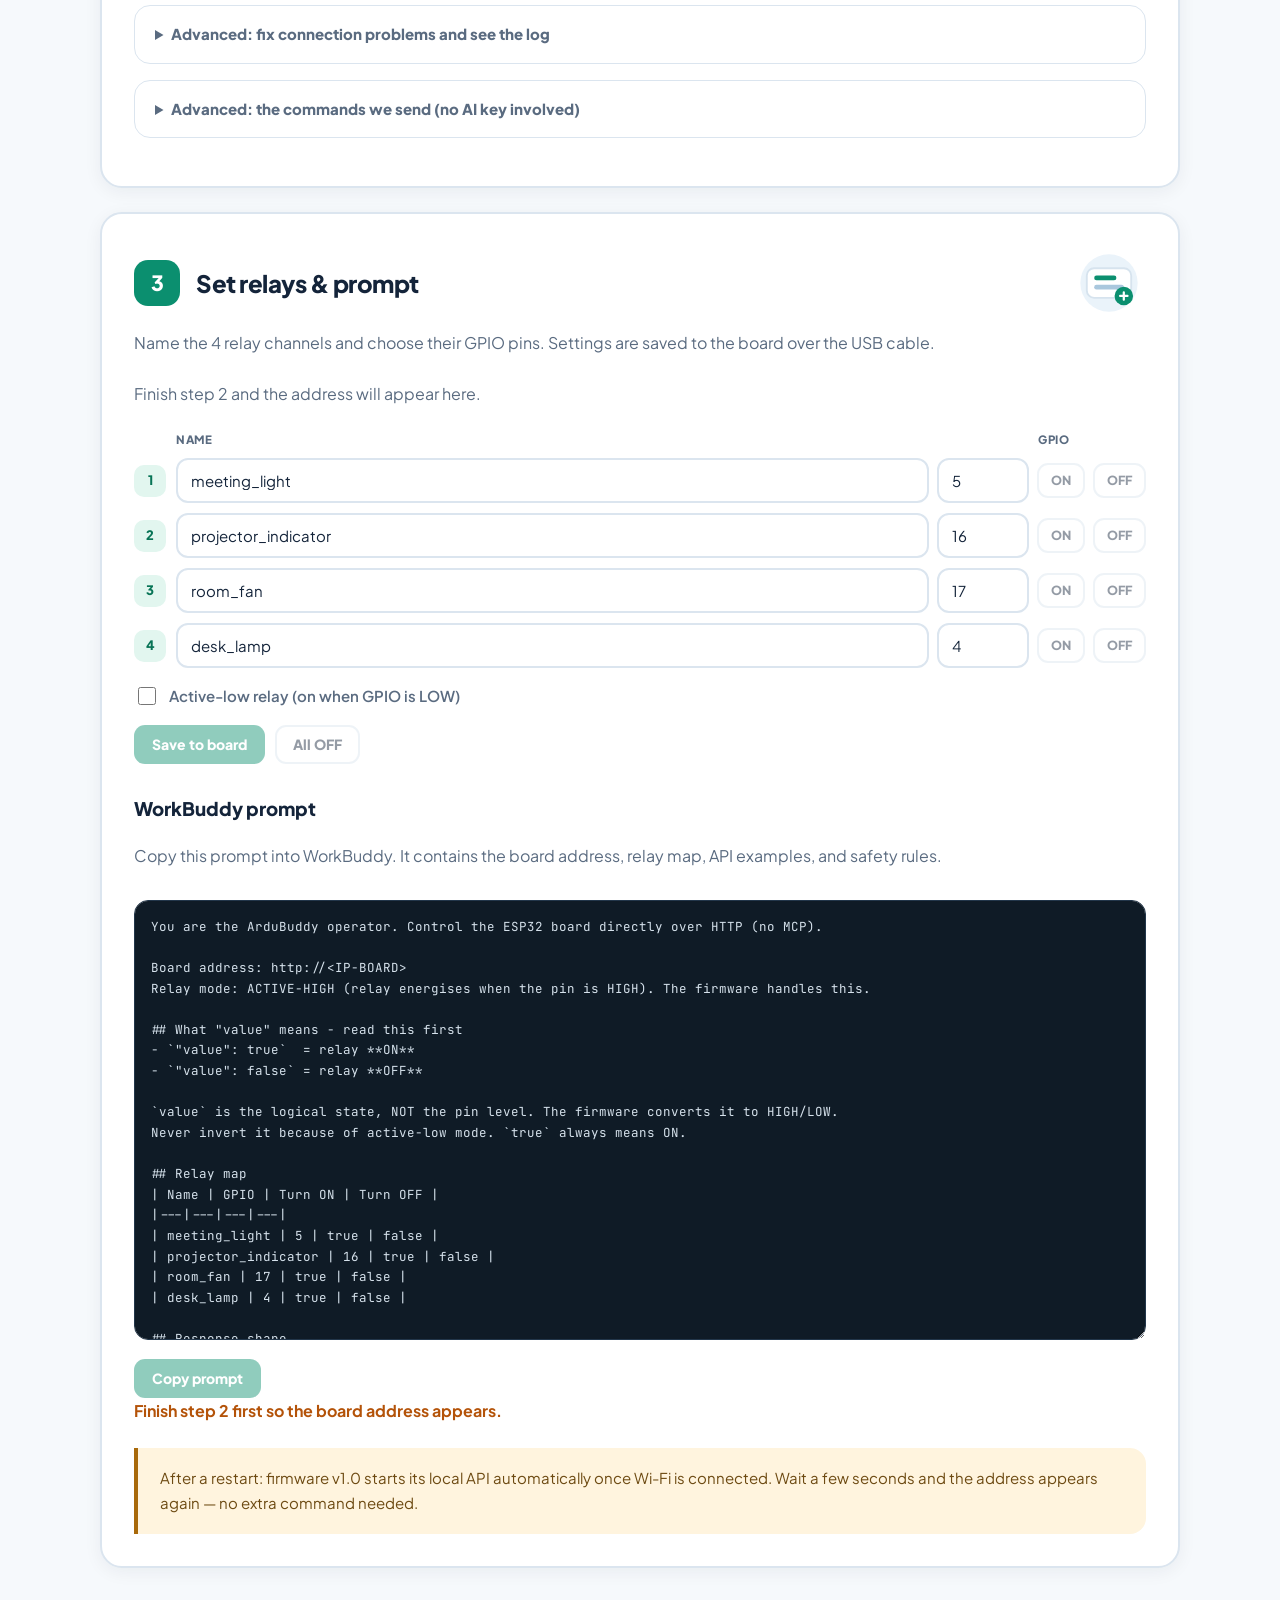
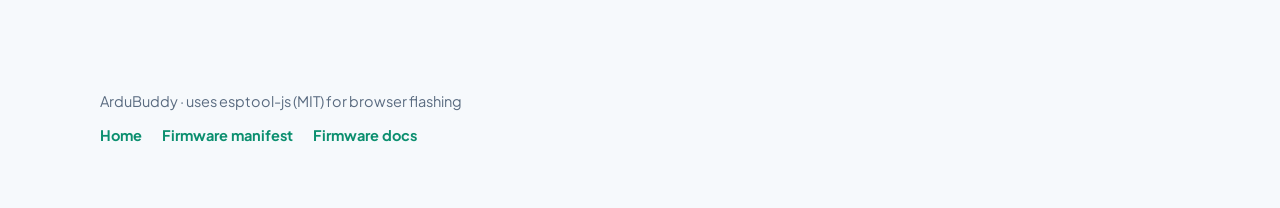
<file: website/flash.html>
<!DOCTYPE html>
<html lang="en">
<head>
  <meta charset="utf-8" />
  <meta name="viewport" content="width=device-width, initial-scale=1" />
  <title>Set up your board — ArduBuddy</title>
  <meta name="description" content="Three steps: flash your ESP32 in the browser, connect it to Wi-Fi, then set the relay pins and copy a ready-made WorkBuddy prompt." />
  <link rel="preconnect" href="https://fonts.googleapis.com" />
  <link rel="preconnect" href="https://fonts.gstatic.com" crossorigin />
  <link href="https://fonts.googleapis.com/css2?family=Plus+Jakarta+Sans:wght@400;500;600;700;800&family=JetBrains+Mono:wght@400;500&display=swap" rel="stylesheet" />
  <link rel="icon" type="image/svg+xml" href="favicon.svg" />
  <link rel="alternate icon" href="favicon.ico" sizes="any" />
  <link rel="canonical" href="https://avisha.id/ardubuddy/flash.html" />
  <meta property="og:type" content="website" />
  <meta property="og:url" content="https://avisha.id/ardubuddy/flash.html" />
  <meta property="og:title" content="Set up your board — ArduBuddy" />
  <meta property="og:description" content="Flash ArduBuddy firmware v1.0, join Wi-Fi, set the 4 relay pins, and copy the WorkBuddy prompt." />
  <meta property="og:image" content="https://avisha.id/ardubuddy/assets/ardubuddy-icon-512.png" />
  <link rel="stylesheet" href="assets/style.css" />
  <script src="assets/i18n.js"></script>
</head>
<body>
<header class="site">
  <div class="wrap nav">
    <div class="brand">
      <img class="brand-mark" src="assets/ardubuddy-icon.svg" alt="ArduBuddy logo" />
      <span>ArduBuddy <span class="sub">/ Setup</span></span>
    </div>
    <nav class="navlinks">
      <a href="index.html" data-i18n="nav.home">Home</a>
      <a href="#step-flash" data-i18n="nav.flash">Flash</a>
      <a href="#step-wifi" data-i18n="nav.wifi">Wi-Fi</a>
      <a href="index.html#start" data-i18n="nav.before">Before you start</a>
      <a href="index.html#status" data-i18n="nav.status">Status</a>
    </nav>
    <div class="lang-switch" role="group" aria-label="Language" data-i18n-attr="aria-label:lang.label">
      <button class="lang-btn" data-lang="en">EN</button>
      <button class="lang-btn" data-lang="id">ID</button>
    </div>
    <a class="btn btn-ghost btn-small" href="index.html" data-i18n="nav.back">Back to home</a>
  </div>
</header>

<main>
  <section style="padding-bottom:22px">
    <div class="wrap">
      <span class="badge" data-i18n="flash.badge">About 5 minutes · Chrome or Edge · HTTPS required</span>
      <h1 style="font-size:clamp(32px,4.8vw,50px)" data-i18n="flash.h1">Let's get your board online</h1>
      <p class="lead" style="margin-bottom:8px" data-i18n="flash.lead">
        Keep this page open and your ESP32 plugged in with a USB data cable.
        We will do the rest, one step at a time.
      </p>
      <div class="stepbar">
        <a class="step-chip active" href="#step-flash"><b>1</b> <span data-i18n="step.1">Flash the board</span></a>
        <a class="step-chip" href="#step-wifi"><b>2</b> <span data-i18n="step.2">Connect to Wi-Fi</span></a>
        <a class="step-chip" href="#step-done"><b>3</b> <span data-i18n="step.3">Copy the address</span></a>
      </div>
    </div>
  </section>

  <section style="padding-top:0;border-bottom:none">
    <div class="wrap">

      <div class="step-card highlight" id="step-flash">
        <div class="step-head">
          <span class="big-num">1</span>
          <h3 data-i18n="flash.1.h3">Flash the board</h3>
          <svg class="step-art" viewBox="0 0 80 80" role="img" aria-label="ESP32 board connected by USB">
            <rect x="22" y="16" width="52" height="46" rx="9" fill="#eaf3fa" />
            <rect x="32" y="26" width="32" height="26" rx="5" fill="#16324a" />
            <rect x="38" y="33" width="20" height="7" rx="2.5" fill="#2c5673" />
            <circle cx="38" cy="47" r="3" fill="#6ee0b7" />
            <circle cx="50" cy="47" r="3" fill="#0b8f6f" />
            <circle cx="62" cy="47" r="3" fill="#3d647d" />
            <path d="M22 39 H8" fill="none" stroke="#0b8f6f" stroke-width="4" stroke-linecap="round" />
            <rect x="4" y="32" width="9" height="14" rx="3" fill="#0b8f6f" />
            <path d="M48 62 v12" fill="none" stroke="#a9c7dd" stroke-width="2.5" stroke-dasharray="3 4" />
          </svg>
        </div>
        <p class="hint" data-i18n="flash.1.hint">One click installs the ArduBuddy firmware v1.0 on your ESP32. The firmware is already included on this page.</p>
        <p class="hint" id="fwInfo">Loading firmware information…</p>
        <button class="btn btn-primary" id="btnFlash" disabled data-i18n="flash.btnFlash">Flash my board</button>
        <div class="progress"><div id="progressBar"></div></div>
        <div class="progress-label" id="progressLabel" data-i18n="flash.progLabel">Not started yet</div>
        <div class="status-row"><span class="dot" id="connDot"></span><span id="connLabel" data-i18n="flash.connLabel">Board not connected</span></div>
        <div class="note" style="margin-top:22px">
          <span data-i18n-html="flash.1.note">When it finishes: press the <b>RESET (EN)</b> button on the board, wait two seconds, then go to step 2. Don't unplug the cable.</span>
        </div>

        <details class="advanced" style="margin-top:22px">
          <summary data-i18n="flash.adv1.summary">Advanced: use my own firmware file or see the log</summary>
          <div class="body">
            <div class="panel" style="margin-bottom:16px">
              <div class="field">
                <label for="fwSource" data-i18n="flash.adv1.fwSourceLabel">Firmware source</label>
                <select id="fwSource">
                  <option value="bundled" data-i18n="flash.adv1.optBundled">Included firmware — ArduBuddy v1.0 (recommended)</option>
                  <option value="local" data-i18n="flash.adv1.optLocal">A .bin file from my computer</option>
                </select>
              </div>
              <div class="field" id="fileField" style="display:none">
                <label for="fileInput" data-i18n="flash.adv1.fileLabel">Choose a merged .bin image</label>
                <input type="file" id="fileInput" accept=".bin,application/octet-stream" />
              </div>
              <div class="field">
                <label for="offsetInput" data-i18n="flash.adv1.offsetLabel">Flash offset</label>
                <input type="number" id="offsetInput" value="0" min="0" step="4096" />
              </div>
              <div style="display:flex;gap:10px;flex-wrap:wrap">
                <button class="btn btn-ghost btn-small" id="btnConnect" data-i18n="flash.adv1.btnConnect">Connect serial only</button>
                <button class="btn btn-ghost btn-small" id="btnDisconnect" disabled data-i18n="flash.adv1.btnDisconnect">Disconnect</button>
              </div>
            </div>
            <div class="console" id="console"></div>
          </div>
        </details>
      </div>

      <div class="step-card" id="step-wifi">
        <div class="step-head">
          <span class="big-num">2</span>
          <h3 data-i18n="flash.2.h3">Connect to Wi-Fi</h3>
          <svg class="step-art" viewBox="0 0 80 80" role="img" aria-label="Wi-Fi signal reaching the board">
            <circle cx="40" cy="40" r="31" fill="#e2f6ef" />
            <path d="M18 32 q22 -22 44 0" fill="none" stroke="#0b8f6f" stroke-width="3.4" stroke-linecap="round" />
            <path d="M26 42 q14 -14 28 0" fill="none" stroke="#0b8f6f" stroke-width="3.4" stroke-linecap="round" />
            <circle cx="40" cy="50" r="4" fill="#0b8f6f" />
            <rect x="26" y="57" width="28" height="9" rx="4" fill="#16324a" />
            <circle cx="33" cy="61.5" r="2" fill="#6ee0b7" />
            <circle cx="41" cy="61.5" r="2" fill="#6ee0b7" />
            <circle cx="49" cy="61.5" r="2" fill="#3d647d" />
          </svg>
        </div>
        <p class="hint" data-i18n="flash.2.hint">
          Type your Wi-Fi name and password. They go straight to the board through the USB cable — this page never uploads or saves them.
        </p>
        <div class="grid-2" style="gap:16px">
          <div class="field" style="margin-bottom:0">
            <label for="wifiSsid" data-i18n="flash.2.ssidLabel">Wi-Fi name (SSID)</label>
            <input type="text" id="wifiSsid" placeholder="e.g. Office-WiFi" autocomplete="off" spellcheck="false" data-i18n-attr="placeholder:flash.2.ssidPh" />
          </div>
          <div class="field" style="margin-bottom:0">
            <label for="wifiPass" data-i18n="flash.2.passLabel">Wi-Fi password</label>
            <input type="password" id="wifiPass" placeholder="Your password" autocomplete="off" data-i18n-attr="placeholder:flash.2.passPh" />
          </div>
        </div>
        <div style="margin-top:22px;display:flex;gap:12px;flex-wrap:wrap;align-items:center">
          <button class="btn btn-primary" id="wifiGoBtn" data-i18n="flash.2.btnGo">Connect my ESP32</button>
          <button class="btn btn-ghost btn-small" id="wifiDisconnectBtn" disabled data-i18n="flash.2.btnDisconnect">Disconnect USB</button>
        </div>
        <div class="status-row"><span class="dot" id="wifiDot"></span><span id="wifiConnLabel" data-i18n="flash.connLabel">Not connected yet</span></div>
        <p class="hint" id="wifiStatusText" style="margin:12px 0 0" data-i18n="flash.2.statusText">We will connect the USB serial port, send your Wi-Fi details, then switch on device control.</p>
        <div class="note" style="margin-top:20px">
          <span data-i18n="flash.2.note">Use 2.4 GHz Wi-Fi. ESP32 cannot join 5 GHz. If nothing happens, press RESET on the board and try again. A USB driver for CP210x or CH340 may be needed.</span>
        </div>

        <details class="advanced" style="margin-top:22px">
          <summary data-i18n="flash.adv2.summary">Advanced: fix connection problems and see the log</summary>
          <div class="body">
            <div class="panel" style="margin-bottom:16px">
              <div style="display:flex;gap:10px;flex-wrap:wrap">
                <button class="btn btn-ghost btn-small" id="wifiStatusBtn" disabled data-i18n="flash.adv2.btnStatus">Check status</button>
                <button class="btn btn-ghost btn-small" id="wifiRestartBtn" disabled data-i18n="flash.adv2.btnRestart">Restart board</button>
                <button class="btn btn-ghost btn-small" id="wifiResetBtn" disabled data-i18n="flash.adv2.btnForget">Forget Wi-Fi</button>
              </div>
            </div>
            <div class="console" id="wifiConsole"></div>
          </div>
        </details>

        <details class="advanced">
          <summary data-i18n="flash.adv3.summary">Advanced: the commands we send (no AI key involved)</summary>
          <div class="body">
            <table>
              <thead><tr><th data-i18n="flash.adv3.tr1">Save Wi-Fi</th><th>{"c":"ws","s":"Office-WiFi","p":"password"}</th></tr></thead>
              <tbody>
                <tr><td data-i18n="flash.adv3.tr2">Check status</td><td><code>{"c":"wst"}</code></td></tr>
                <tr><td data-i18n="flash.adv3.tr3">Switch on the local API</td><td><code>{"c":"start"}</code></td></tr>
                <tr><td data-i18n="flash.adv3.tr4">Forget Wi-Fi</td><td><code>{"c":"wr"}</code></td></tr>
                <tr><td data-i18n="flash.adv3.tr5">Restart</td><td><code>{"c":"rst"}</code></td></tr>
              </tbody>
            </table>
            <p class="hint" style="margin:14px 0 0" data-i18n-html="flash.adv3.p">
              The ArduBuddy firmware v1.0 receives JSON commands over USB serial and HTTP.
              No AI model or API key runs on the board. You still need a WorkBuddy account.
            </p>
          </div>
        </details>
      </div>

      <div class="step-card" id="step-done">
        <div class="step-head">
          <span class="big-num">3</span>
          <h3 data-i18n="flash.3.h3">Copy the address</h3>
          <svg class="step-art" viewBox="0 0 80 80" role="img" aria-label="Address card with a link">
            <circle cx="40" cy="40" r="31" fill="#eaf3fa" />
            <rect x="16" y="24" width="48" height="32" rx="8" fill="#ffffff" stroke="#d6e3ee" stroke-width="2" />
            <rect x="24" y="32" width="24" height="5" rx="2.5" fill="#0b8f6f" />
            <rect x="24" y="42" width="32" height="5" rx="2.5" fill="#a9c7dd" />
            <circle cx="56" cy="54" r="10" fill="#0b8f6f" />
            <path d="M52 54 h8 M56 50 v8" fill="none" stroke="#ffffff" stroke-width="2.4" stroke-linecap="round" />
          </svg>
        </div>
        <p class="hint" data-i18n="cfg.hint">Name the 4 relay channels and choose their GPIO pins. Settings are saved to the board over the USB cable.</p>

        <div class="ipbox" id="ipBox" style="display:none">
          <div class="label" data-i18n="flash.3.ipLabel">Your board's address</div>
          <div class="address">http://<span id="ipText">-</span></div>
          <div style="display:flex;gap:10px;flex-wrap:wrap">
            <button class="btn btn-primary btn-small" id="copyIpBtn" data-i18n="flash.3.copyBtn">Copy address</button>
            <a class="btn btn-ghost btn-small" id="ipLink" href="#" target="_blank" rel="noopener" data-i18n="flash.3.openBtn">API status</a>
          </div>
        </div>
        <p class="hint" id="ipPlaceholder" data-i18n="flash.3.placeholder">Finish step 2 and the address will appear here.</p>

        <div class="relay-head">
          <span></span><span data-i18n="cfg.name">Name</span><span data-i18n="cfg.pin">GPIO</span><span></span><span></span>
        </div>
        <div class="relay-grid">
          <div class="relay-row">
            <span class="relay-num">1</span>
            <input type="text" id="relay0Name" value="meeting_light" spellcheck="false" />
            <input type="number" id="relay0Pin" value="5" min="0" max="39" step="1" />
            <button class="btn btn-ghost btn-small" data-test="0" data-value="1">ON</button>
            <button class="btn btn-ghost btn-small" data-test="0" data-value="0">OFF</button>
          </div>
          <div class="relay-row">
            <span class="relay-num">2</span>
            <input type="text" id="relay1Name" value="projector_indicator" spellcheck="false" />
            <input type="number" id="relay1Pin" value="16" min="0" max="39" step="1" />
            <button class="btn btn-ghost btn-small" data-test="1" data-value="1">ON</button>
            <button class="btn btn-ghost btn-small" data-test="1" data-value="0">OFF</button>
          </div>
          <div class="relay-row">
            <span class="relay-num">3</span>
            <input type="text" id="relay2Name" value="room_fan" spellcheck="false" />
            <input type="number" id="relay2Pin" value="17" min="0" max="39" step="1" />
            <button class="btn btn-ghost btn-small" data-test="2" data-value="1">ON</button>
            <button class="btn btn-ghost btn-small" data-test="2" data-value="0">OFF</button>
          </div>
          <div class="relay-row">
            <span class="relay-num">4</span>
            <input type="text" id="relay3Name" value="desk_lamp" spellcheck="false" />
            <input type="number" id="relay3Pin" value="4" min="0" max="39" step="1" />
            <button class="btn btn-ghost btn-small" data-test="3" data-value="1">ON</button>
            <button class="btn btn-ghost btn-small" data-test="3" data-value="0">OFF</button>
          </div>
        </div>

        <label class="check-row">
          <input type="checkbox" id="activeLow" />
          <span data-i18n="cfg.activeLow">Active-low relay (on when GPIO is LOW)</span>
        </label>

        <div style="display:flex;gap:10px;flex-wrap:wrap;margin-top:16px">
          <button class="btn btn-primary btn-small" id="saveConfigBtn" data-i18n="cfg.save">Save to board</button>
          <button class="btn btn-ghost btn-small" id="allOffBtn" data-i18n="cfg.allOff">All OFF</button>
        </div>
        <p class="hint" id="configStatus" style="margin:12px 0 0"></p>

        <h3 style="margin-top:30px" data-i18n="prompt.h3">WorkBuddy prompt</h3>
        <p class="hint" data-i18n="prompt.hint">Copy this prompt into WorkBuddy. It contains the board address, relay map, API examples, and safety rules.</p>
        <textarea id="promptBox" class="prompt-box" readonly></textarea>
        <div style="display:flex;gap:10px;flex-wrap:wrap;margin-top:12px">
          <button class="btn btn-primary btn-small" id="copyPromptBtn" data-i18n="prompt.copy">Copy prompt</button>
        </div>
        <p class="hint" id="promptWarn" style="display:none;color:#b45309;font-weight:700" data-i18n="prompt.needIp">Finish step 2 first so the board address appears.</p>

        <div class="note" style="margin-top:22px">
          <span data-i18n-html="flash.3.note">After a restart: firmware v1.0 starts its local API automatically once Wi-Fi is connected.
          Wait a few seconds and the address appears again — no extra command needed.</span>
        </div>
      </div>

    </div>
  </section>
</main>

<footer class="site">
  <div class="wrap">
    <div data-i18n="flash.footer.copy">ArduBuddy · uses esptool-js (MIT) for browser flashing</div>
    <div class="links">
      <a href="index.html" data-i18n="nav.home">Home</a>
      <a href="firmware/manifest.json" data-i18n="flash.footer.manifest">Firmware manifest</a>
      <a href="firmware/source/README.md" target="_blank" rel="noopener" data-i18n="flash.footer.docs">Firmware docs</a>
    </div>
  </div>
</footer>

<script type="module" src="assets/flasher.js"></script>
<script type="module" src="assets/wifi.js"></script>
</body>
</html>
</file>
<file: website/assets/style.css>
:root {
  --bg: #f6f9fc;
  --surface: #ffffff;
  --surface-2: #eef4fa;
  --line: #dbe5ef;
  --text: #14243a;
  --muted: #5a6b80;
  --accent: #0b8f6f;
  --accent-dark: #087456;
  --accent-soft: #e2f6ef;
  --amber: #a8690a;
  --amber-soft: #fff4de;
  --red: #c53f3f;
  --radius: 22px;
  --shadow: 0 4px 18px rgba(20, 36, 58, .06);
}

* { box-sizing: border-box; }
html { scroll-behavior: smooth; }

body {
  margin: 0;
  background: var(--bg);
  color: var(--text);
  font-family: "Plus Jakarta Sans", system-ui, -apple-system, "Segoe UI", sans-serif;
  font-size: 16px;
  line-height: 1.65;
  -webkit-font-smoothing: antialiased;
}

a { color: var(--accent); text-decoration: none; font-weight: 700; }
a:hover { text-decoration: underline; }
.wrap { width: min(1080px, calc(100% - 36px)); margin: 0 auto; }

header.site {
  position: sticky; top: 0; z-index: 20;
  background: rgba(255, 255, 255, .92);
  border-bottom: 1px solid var(--line);
  backdrop-filter: blur(10px);
}
.nav { display: flex; align-items: center; justify-content: space-between; gap: 18px; padding: 14px 0; }
.brand { display: flex; align-items: center; gap: 10px; font-weight: 800; letter-spacing: -.02em; font-size: 17px; white-space: nowrap; }
.brand .brand-mark {
  width: 34px; height: 34px; display: block; flex-shrink: 0;
  border-radius: 11px;
}
.brand .sub { color: var(--muted); font-weight: 600; font-size: 13px; }
.navlinks { display: flex; align-items: center; gap: 15px; flex-wrap: wrap; }
.navlinks a { color: var(--muted); font-size: 14px; white-space: nowrap; }
.navlinks a:hover { color: var(--text); text-decoration: none; }

.lang-switch { display: inline-flex; align-items: center; background: var(--surface-2); border: 1px solid var(--line); border-radius: 999px; padding: 3px; gap: 2px; flex-shrink: 0; }
.lang-btn { border: none; background: transparent; cursor: pointer; font-family: inherit; font-weight: 800; font-size: 13px; color: var(--muted); padding: 6px 11px; border-radius: 999px; line-height: 1; transition: background .15s ease, color .15s ease; }
.lang-btn:hover { color: var(--text); }
.lang-btn.active { background: var(--accent); color: #fff; box-shadow: 0 2px 8px rgba(11, 143, 111, .25); }
.lang-btn.active:hover { color: #fff; }

.btn {
  display: inline-flex; align-items: center; justify-content: center; gap: 9px;
  padding: 15px 28px; border-radius: 14px; font-weight: 800; font-size: 16px;
  border: 2px solid transparent; cursor: pointer; text-decoration: none;
  font-family: inherit; line-height: 1.2; white-space: nowrap;
  transition: transform .15s ease, background .15s ease, box-shadow .15s ease;
}
.btn:hover { text-decoration: none; transform: translateY(-2px); }
.btn-primary { background: var(--accent); color: #fff; box-shadow: 0 6px 16px rgba(11, 143, 111, .22); }
.btn-primary:hover { background: var(--accent-dark); }
.btn-ghost { background: #fff; border-color: var(--line); color: var(--text); }
.btn-ghost:hover { border-color: var(--accent); }
.btn-small { padding: 9px 16px; font-size: 14px; border-radius: 11px; }
.btn:disabled { opacity: .45; cursor: not-allowed; transform: none; box-shadow: none; }

.badge {
  display: inline-flex; align-items: center; gap: 8px;
  padding: 8px 16px; border-radius: 999px;
  background: var(--accent-soft); border: 1px solid #bfe9db;
  color: var(--accent-dark); font-size: 13px; font-weight: 800;
  max-width: 100%;
}

.hero { padding: 72px 0 62px; border-bottom: 1px solid var(--line); }
h1 { font-size: clamp(36px, 5.6vw, 62px); line-height: 1.1; letter-spacing: -.04em; margin: 22px 0 18px; max-width: 900px; font-weight: 800; }
h1 .hl { color: var(--accent); }
.lead { color: var(--muted); font-size: 20px; max-width: 720px; margin: 0 0 30px; }
.hero-actions { display: flex; gap: 14px; flex-wrap: wrap; }
.hero-meta { margin-top: 22px; color: var(--muted); font-size: 14.5px; font-weight: 600; }

section { padding: 62px 0; border-bottom: 1px solid var(--line); }
h2 { font-size: clamp(27px, 3.6vw, 38px); letter-spacing: -.03em; margin: 0 0 12px; font-weight: 800; }
h3 { font-weight: 800; }
.section-lead { color: var(--muted); max-width: 700px; margin: 0 0 34px; font-size: 17px; }

.grid-3 { display: grid; grid-template-columns: repeat(3, 1fr); gap: 20px; }
.grid-2 { display: grid; grid-template-columns: repeat(2, 1fr); gap: 20px; }
.card {
  background: var(--surface); border: 1px solid var(--line);
  border-radius: var(--radius); padding: 28px; box-shadow: var(--shadow);
}
.card-top { display: flex; align-items: center; justify-content: space-between; gap: 14px; margin-bottom: 20px; }
.card .num {
  width: 50px; height: 50px; border-radius: 16px; display: grid; place-items: center;
  background: var(--accent); color: #fff; font-size: 22px; font-weight: 800; margin-bottom: 0;
}
.card-art { width: 82px; height: 82px; flex-shrink: 0; }
.hero-grid { display: grid; grid-template-columns: 1.08fr .92fr; gap: 44px; align-items: center; }
.hero-art { width: 100%; height: auto; display: block; border-radius: 26px; }
.step-art { width: 74px; height: 74px; margin-left: auto; flex-shrink: 0; }
.empty-art { width: 150px; height: 110px; display: block; margin: 0 auto 10px; }
.scene-art { width: 100%; height: auto; display: block; border-radius: 20px; margin-bottom: 28px; }
.wb-grid { display: grid; grid-template-columns: 1fr .95fr; gap: 36px; align-items: center; }
.wb-art { width: 100%; height: auto; display: block; border-radius: 22px; }
.wb-list { list-style: none; padding: 0; margin: 0 0 24px; }
.wb-list li { display: flex; gap: 12px; align-items: flex-start; margin-bottom: 14px; color: var(--muted); font-size: 15.5px; }
.wb-list .tick { width: 24px; height: 24px; border-radius: 8px; background: var(--accent-soft); flex-shrink: 0; display: grid; place-items: center; }
.wb-list b { color: var(--text); }
.wb-links { display: flex; gap: 12px; flex-wrap: wrap; margin-top: 20px; }
.compare { display: grid; grid-template-columns: 1fr 64px 1fr; gap: 18px; align-items: stretch; }
.compare-card { background: #ffffff; border: 2px solid var(--line); border-radius: 22px; padding: 28px; box-shadow: var(--shadow); }
.compare-card.hot { border-color: var(--accent); background: var(--accent-soft); }
.compare-head { display: flex; align-items: center; gap: 14px; margin-bottom: 14px; }
.compare-head h3 { margin: 0; font-size: 20px; }
.compare-icon { width: 56px; height: 56px; flex-shrink: 0; }
.compare-lead { color: var(--muted); font-size: 17px; margin: 0 0 16px; }
.compare-card ul { margin: 0 0 18px; }
.compare-arrow { display: grid; place-items: center; font-size: 34px; color: var(--accent); font-weight: 800; }
.tag-plain { background: var(--surface-2); color: var(--muted); }
.formula { font-size: clamp(18px, 2.6vw, 26px); font-weight: 800; color: var(--accent-dark); margin: 4px 0 12px; letter-spacing: -.02em; }
.card h3 { margin: 0 0 10px; font-size: 21px; letter-spacing: -.01em; }
.card p { margin: 0; color: var(--muted); font-size: 15.5px; }
.card code { color: var(--accent-dark); font-size: 13.5px; background: var(--accent-soft); padding: 2px 6px; border-radius: 6px; }

.pipeline { display: grid; grid-template-columns: 1fr auto 1fr auto 1fr auto 1fr auto 1fr; align-items: stretch; gap: 8px; }
.pipe-node { background: #fff; border: 2px solid var(--line); border-radius: 16px; padding: 18px 10px; text-align: center; }
.pipe-node.hot { border-color: var(--accent); background: var(--accent-soft); }
.pipe-node b { display: block; font-size: 14.5px; margin-bottom: 4px; }
.pipe-node span { color: var(--muted); font-size: 12.5px; }
.pipe-arrow { display: grid; place-items: center; color: var(--accent); font-size: 22px; font-weight: 800; }

.callout { background: var(--accent-soft); border: 2px solid #bfe9db; border-radius: var(--radius); padding: 26px 28px; }
.callout h3 { margin: 0 0 8px; font-size: 21px; }
.callout p { margin: 0; color: #285b4b; font-size: 16px; }

table { width: 100%; border-collapse: collapse; font-size: 15px; }
th, td { text-align: left; padding: 13px 14px; border-bottom: 1px solid var(--line); vertical-align: top; }
th { color: var(--muted); font-size: 12.5px; text-transform: uppercase; letter-spacing: .06em; }
td code { color: var(--accent-dark); font-size: 13.5px; }

.tag { display: inline-block; padding: 4px 11px; border-radius: 999px; font-size: 12.5px; font-weight: 800; }
.tag-ok { background: var(--accent-soft); color: var(--accent-dark); }
.tag-warn { background: var(--amber-soft); color: var(--amber); }
.compare-card .tag { display: block; line-height: 1.5; border-radius: 14px; }

.note { border-left: 4px solid var(--amber); background: var(--amber-soft); padding: 18px 22px; border-radius: 0 16px 16px 0; color: #6d4a12; font-size: 15px; }
.note strong { color: #4a300a; }

footer.site { padding: 36px 0 60px; color: var(--muted); font-size: 14.5px; }
footer.site .links { display: flex; gap: 20px; flex-wrap: wrap; margin-top: 10px; }

/* Setup wizard */
.stepbar { display: flex; gap: 10px; flex-wrap: wrap; margin: 24px 0 32px; }
.step-chip {
  display: flex; align-items: center; gap: 10px; padding: 10px 18px;
  background: #fff; border: 2px solid var(--line); border-radius: 999px;
  font-size: 14.5px; font-weight: 800; color: var(--muted);
}
.step-chip b { width: 26px; height: 26px; border-radius: 50%; background: var(--surface-2); display: grid; place-items: center; font-size: 13px; }
.step-chip.active { border-color: var(--accent); color: var(--accent-dark); background: var(--accent-soft); }
.step-chip.active b { background: var(--accent); color: #fff; }

.step-card { background: #fff; border: 2px solid var(--line); border-radius: var(--radius); padding: 32px; box-shadow: var(--shadow); margin-bottom: 24px; }
.step-card.highlight { border-color: var(--accent); }
.step-head { display: flex; align-items: center; gap: 16px; margin-bottom: 10px; }
.step-head .big-num { width: 46px; height: 46px; border-radius: 14px; background: var(--accent); color: #fff; display: grid; place-items: center; font-size: 21px; font-weight: 800; flex-shrink: 0; }
.step-head h3 { margin: 0; font-size: 24px; letter-spacing: -.02em; }
.step-card .hint { color: var(--muted); font-size: 16px; margin: 0 0 24px; }

.panel { background: var(--surface-2); border: 1px solid var(--line); border-radius: 18px; padding: 22px; }
.panel h3 { margin: 0 0 6px; font-size: 18px; }
.panel .hint { color: var(--muted); font-size: 14.5px; margin: 0 0 18px; }

.field { margin-bottom: 18px; }
.field label { display: block; font-size: 14.5px; font-weight: 800; color: var(--text); margin-bottom: 8px; }
.field select, .field input[type="file"], .field input[type="text"], .field input[type="password"], .field input[type="number"] {
  width: 100%; padding: 14px 16px; background: #fff; color: var(--text);
  border: 2px solid var(--line); border-radius: 13px; font-family: inherit; font-size: 16px;
}
.field input:focus, .field select:focus { outline: none; border-color: var(--accent); }

.console {
  background: #101c28; border: 1px solid #22364a; border-radius: 14px;
  padding: 14px; height: 220px; overflow-y: auto;
  font-family: "JetBrains Mono", Consolas, monospace; font-size: 12.5px; line-height: 1.6;
  white-space: pre-wrap; word-break: break-word; color: #d6e2ec;
}
.console .ok { color: #6ee0b7; }
.console .warn { color: #ffc66d; }
.console .err { color: #ff8b8b; }
.console .dim { color: #8fa2b4; }

.progress { height: 12px; background: var(--surface-2); border: 1px solid var(--line); border-radius: 99px; overflow: hidden; margin: 20px 0 6px; }
.progress > div { height: 100%; width: 0; background: var(--accent); border-radius: 99px; transition: width .2s ease; }
.progress-label { font-size: 13.5px; color: var(--muted); font-weight: 700; }

.status-row { display: flex; align-items: center; gap: 10px; font-size: 15px; color: var(--muted); margin-top: 16px; font-weight: 700; }
.dot { width: 11px; height: 11px; border-radius: 50%; background: #b6c4d2; flex-shrink: 0; }
.dot.on { background: var(--accent); }
.dot.busy { background: #e0a13a; }

.ipbox { background: var(--accent-soft); border: 2px solid #bfe9db; border-radius: 18px; padding: 24px; margin: 20px 0; }
.ipbox .label { font-size: 12.5px; color: var(--accent-dark); font-weight: 800; text-transform: uppercase; letter-spacing: .07em; }
.ipbox .address { font-size: clamp(22px, 4vw, 32px); font-weight: 800; color: var(--accent-dark); margin: 6px 0 16px; word-break: break-all; }

details.advanced { background: #fff; border: 1px solid var(--line); border-radius: 16px; padding: 0 20px; margin-bottom: 16px; }
details.advanced summary { cursor: pointer; padding: 16px 0; font-weight: 800; font-size: 15px; color: var(--muted); }
details.advanced[open] summary { color: var(--text); border-bottom: 1px solid var(--line); }
details.advanced .body { padding: 16px 0 20px; }

/* Relay config + WorkBuddy prompt */
.relay-head, .relay-row { display: grid; grid-template-columns: 34px 1fr 92px auto auto; gap: 8px; align-items: center; }
.relay-head { margin: 20px 0 8px; font-size: 11.5px; font-weight: 800; color: var(--muted); text-transform: uppercase; letter-spacing: .06em; }
.relay-grid { display: grid; gap: 10px; }
.relay-row input { width: 100%; padding: 11px 13px; background: #fff; color: var(--text); border: 2px solid var(--line); border-radius: 12px; font-family: inherit; font-size: 15px; }
.relay-row input:focus { outline: none; border-color: var(--accent); }
.relay-num { width: 32px; height: 32px; border-radius: 10px; background: var(--accent-soft); color: var(--accent-dark); display: grid; place-items: center; font-weight: 800; font-size: 13px; }
.relay-row .btn { padding: 8px 12px; font-size: 12.5px; }
.check-row { display: flex; align-items: center; gap: 10px; margin-top: 16px; color: var(--muted); font-size: 15px; font-weight: 600; cursor: pointer; }
.check-row input { width: 18px; height: 18px; accent-color: var(--accent); }
.prompt-box { width: 100%; min-height: 440px; margin-top: 6px; padding: 16px; background: #0f1b26; color: #d6e2ec; border: 1px solid #22364a; border-radius: 14px; font-family: "JetBrains Mono", Consolas, monospace; font-size: 12.5px; line-height: 1.65; resize: vertical; }
.btn:disabled { opacity: .45; cursor: not-allowed; }

@media (max-width: 600px) {
  .relay-head { display: none; }
  .relay-row { grid-template-columns: 30px 1fr 76px; }
  .relay-row .btn { grid-column: span 1; }
}

ol.steps { padding-left: 22px; color: var(--muted); font-size: 15.5px; }
ol.steps li { margin-bottom: 10px; }
ol.steps b { color: var(--text); }
ul.plain { padding-left: 22px; color: var(--muted); font-size: 15.5px; }
ul.plain li { margin-bottom: 8px; }

@media (max-width: 1180px) {
  .brand .sub { display: none; }
}

@media (max-width: 880px) {
  .grid-3, .grid-2, .hero-grid, .wb-grid, .compare { grid-template-columns: 1fr; }
  .compare-arrow { transform: rotate(90deg); }
  .wb-grid { gap: 26px; }
  .hero-grid { gap: 28px; }
  .hero-art { max-width: 460px; }
  .step-art { width: 56px; height: 56px; }
  .pipeline { grid-template-columns: 1fr; }
  .pipe-arrow { transform: rotate(90deg); }
  .navlinks { display: none; }
  .hero { padding: 48px 0 42px; }
  section { padding: 46px 0; }
  .step-card { padding: 24px 20px; }
}

@media (max-width: 600px) {
  .badge { display: inline-block; white-space: normal; font-size: 12px; padding: 7px 13px; }
  .hero { padding: 40px 0 34px; }
  .compare-card, .card, .callout { padding: 22px; }
  .card-art { width: 64px; height: 64px; }
  .step-head h3 { font-size: 21px; }
  table { display: block; overflow-x: auto; }
  th, td { word-break: break-word; }
}
</file>
